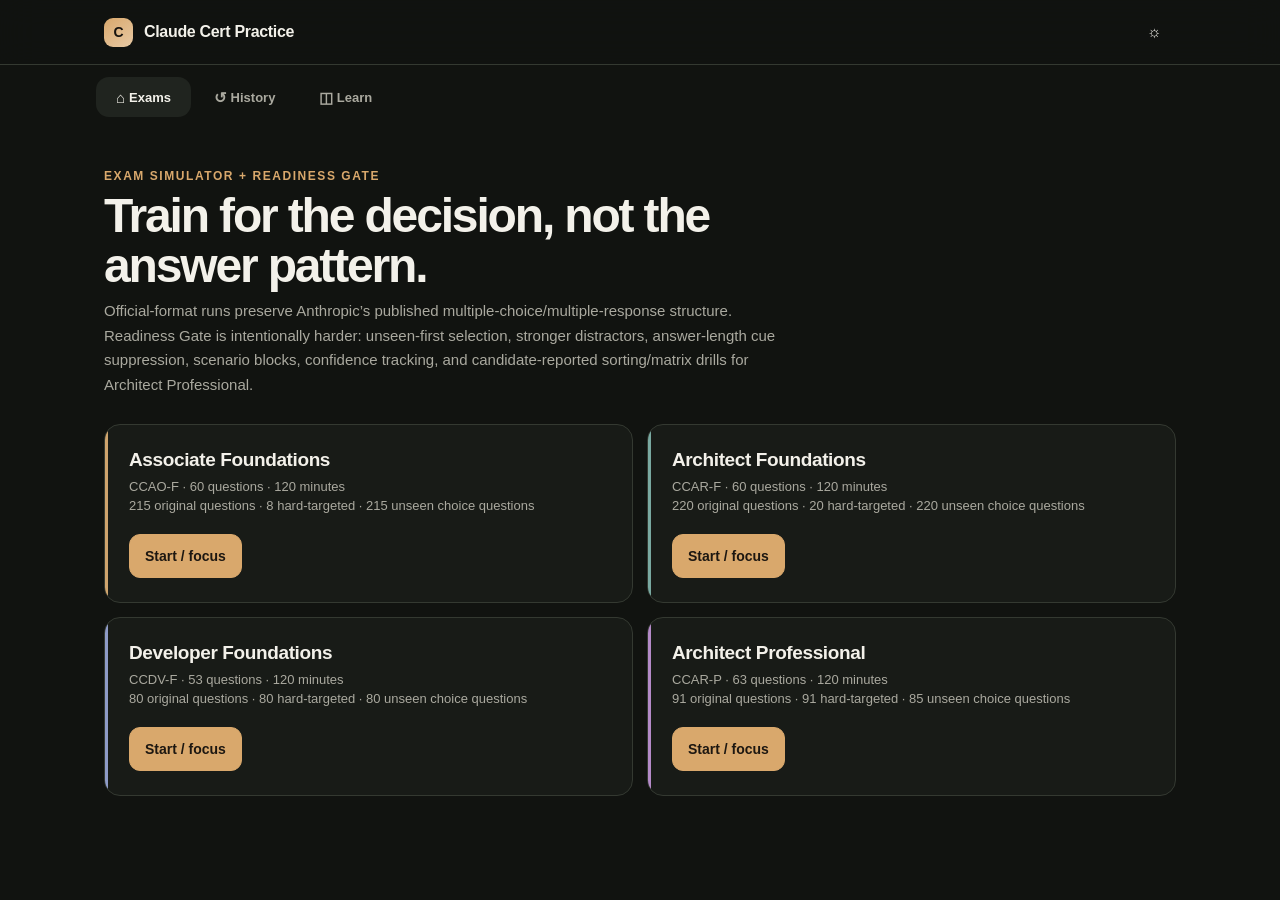
<file: index.html>
<!doctype html>
<html lang="en" data-theme="dark">
<head>
  <meta charset="utf-8" />
  <meta name="viewport" content="width=device-width,initial-scale=1,viewport-fit=cover" />
  <meta name="theme-color" content="#111310" />
  <meta name="description" content="Claude certification academy and simulator with source-backed lessons, decision labs, official-format practice, hard readiness gates, focused domains, and persistent review history." />
  <title>Claude Cert Practice</title>
  <link rel="manifest" href="manifest.webmanifest" />
  <link rel="stylesheet" href="styles.css" />
  <link rel="stylesheet" href="readiness.css" />
  <link rel="stylesheet" href="ccarf-hardening.css" />
  <link rel="stylesheet" href="exam-pearson.css?v=20260918-3" />
</head>
<body>
  <div id="app" aria-live="polite"></div>
  <script src="questions.js"></script>
  <script src="extras-associate.js"></script>
  <script src="extras-architectF.js"></script>
  <script src="extras-developerF.js"></script>
  <script src="extras-architectP.js"></script>
  <script src="hard-questions.js"></script>
  <script src="exam-hardening-20260915.js?v=20260915-1"></script>
  <script src="exam-option-balance.js?v=20260915-1"></script>
  <script src="exam-v7-ap-design.js?v=20260916-2"></script>
  <script src="exam-v7-ap-integration.js?v=20260916-2"></script>
  <script src="exam-v7-ap-governance.js?v=20260916-2"></script>
  <script src="exam-v7-ap-advanced.js?v=20260916-2"></script>
  <script src="exam-v7-developer.js?v=20260916-2"></script>
  <script src="exam-v7-developer-advanced.js?v=20260916-2"></script>
  <script src="exam-v7-retire-legacy.js?v=20260916-2"></script>
  <script src="exam-bank-active.js?v=20260916-2"></script>
  <script src="app.js?v=20260918-4"></script>
  <script src="academy-link.js"></script>
</body>
</html>
</file>
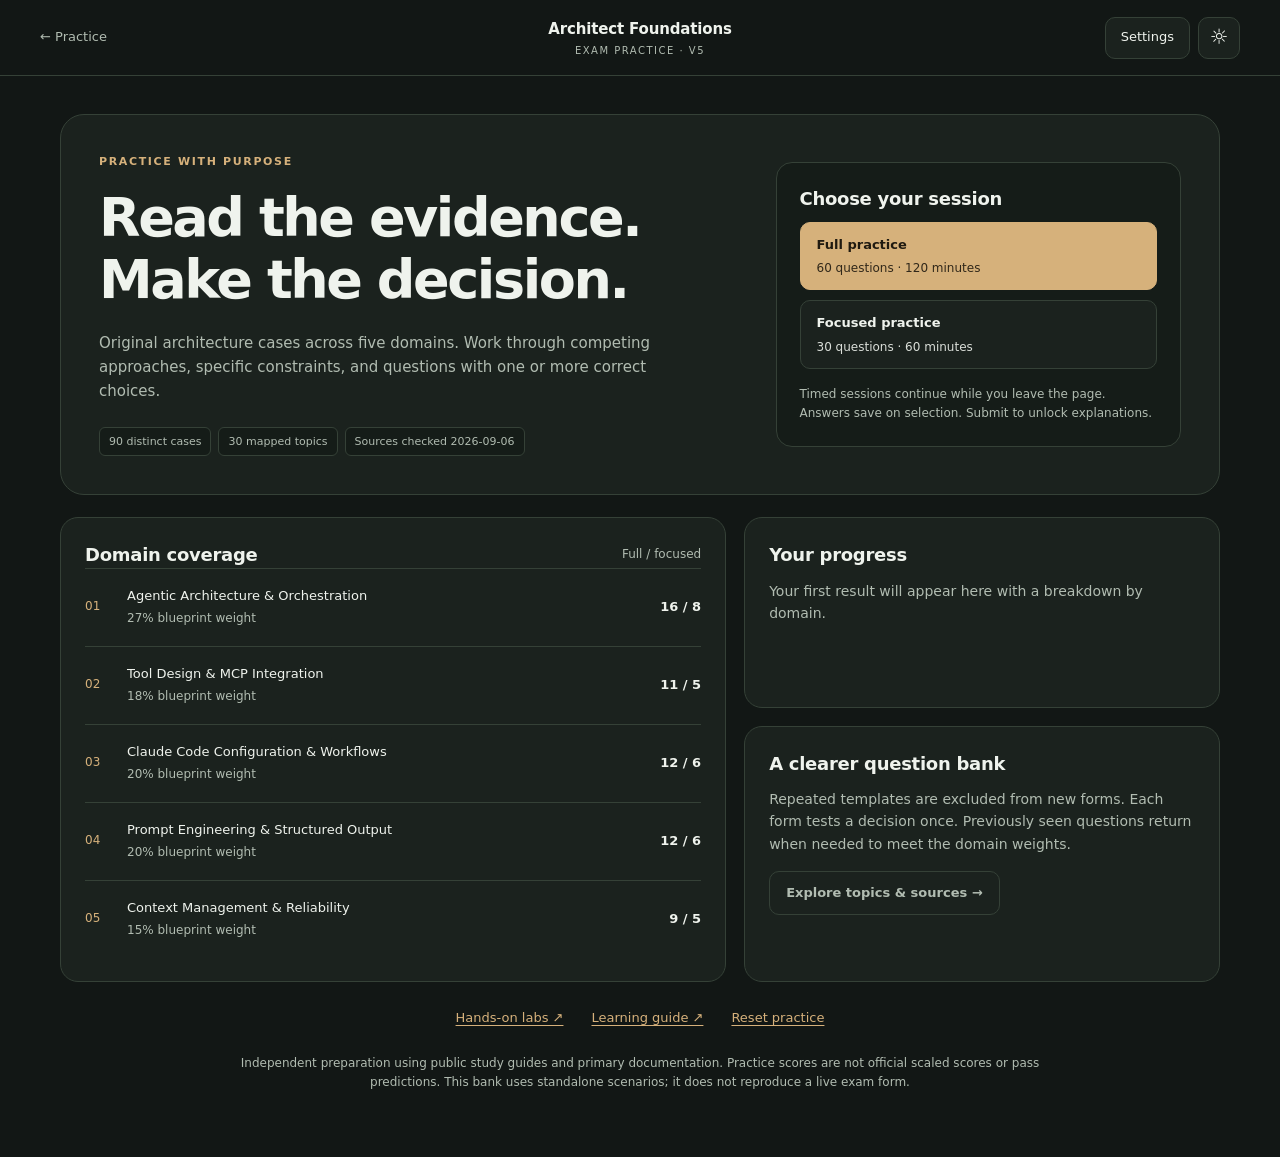
<file: ccarf-final.html>
<!doctype html>
<html lang="en" data-theme="dark">
<head>
  <meta charset="utf-8">
  <meta name="viewport" content="width=device-width,initial-scale=1,viewport-fit=cover">
  <meta name="theme-color" content="#111310">
  <meta name="description" content="Architect Foundations practice: scenario-backed original cases, timed sessions, multiple-response questions, Pearson VUE-inspired delivery, and documented answer review.">
  <title>Architect Foundations · Exam Practice</title>
  <link rel="stylesheet" href="ccarf-final-ui.css?v=20260906-2">
  <link rel="stylesheet" href="ccarf-pearson.css?v=20260909-2">
</head>
<body>
  <a class="ccarf-skip" href="#main">Skip to content</a>
  <div id="ccarf-final-app"></div>
  <noscript>This practice exam requires JavaScript to save answers and calculate results.</noscript>
  <script src="ccarf-final-bank.js?v=20260906-2"></script>
  <script src="ccarf-final.js?v=20260906-2"></script>
  <script src="ccarf-pearson.js?v=20260909-2"></script>
</body>
</html>
</file>
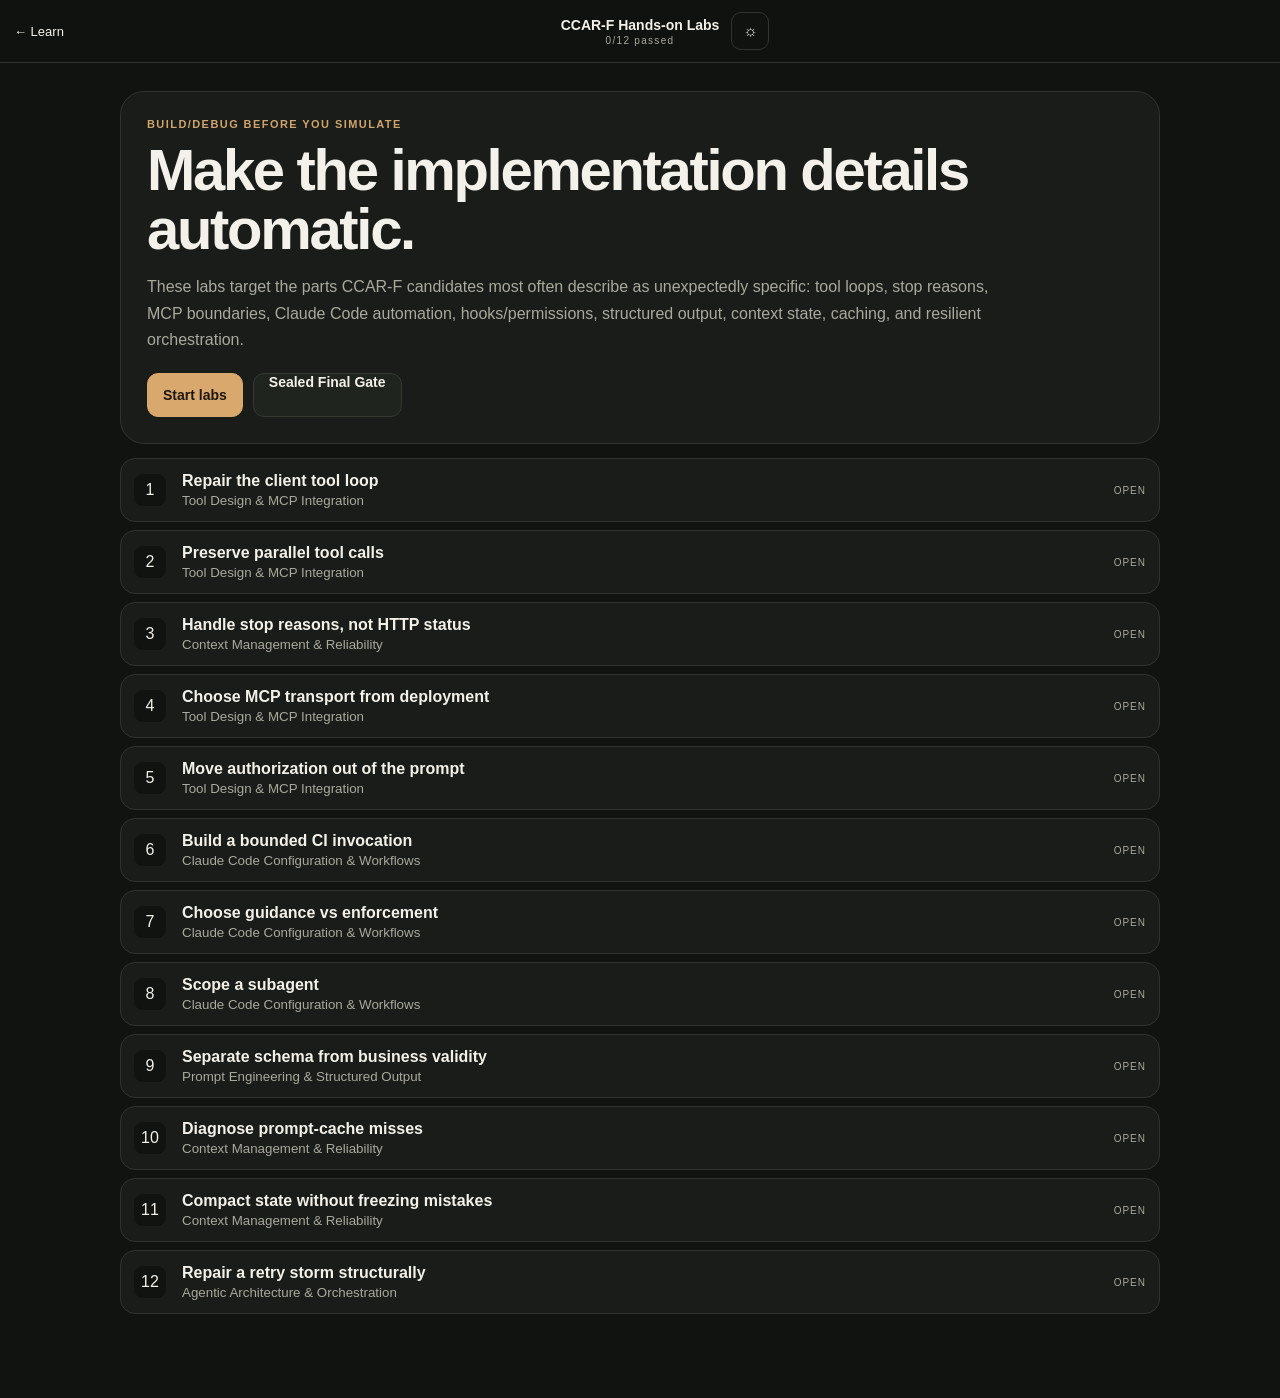
<file: ccarf-labs.html>
<!doctype html>
<html lang="en" data-theme="dark">
<head>
  <meta charset="utf-8">
  <meta name="viewport" content="width=device-width,initial-scale=1,viewport-fit=cover">
  <meta name="theme-color" content="#111310">
  <meta name="description" content="Hands-on CCAR-F architecture labs for Claude Code, MCP, tool loops, context, structured outputs, and reliability.">
  <title>CCAR-F Hands-on Labs</title>
  <link rel="stylesheet" href="styles.css">
  <link rel="stylesheet" href="readiness.css">
  <link rel="stylesheet" href="ccarf-hardening.css">
</head>
<body>
  <div id="ccarf-labs-app"></div>
  <script src="ccarf-labs.js"></script>
</body>
</html>
</file>
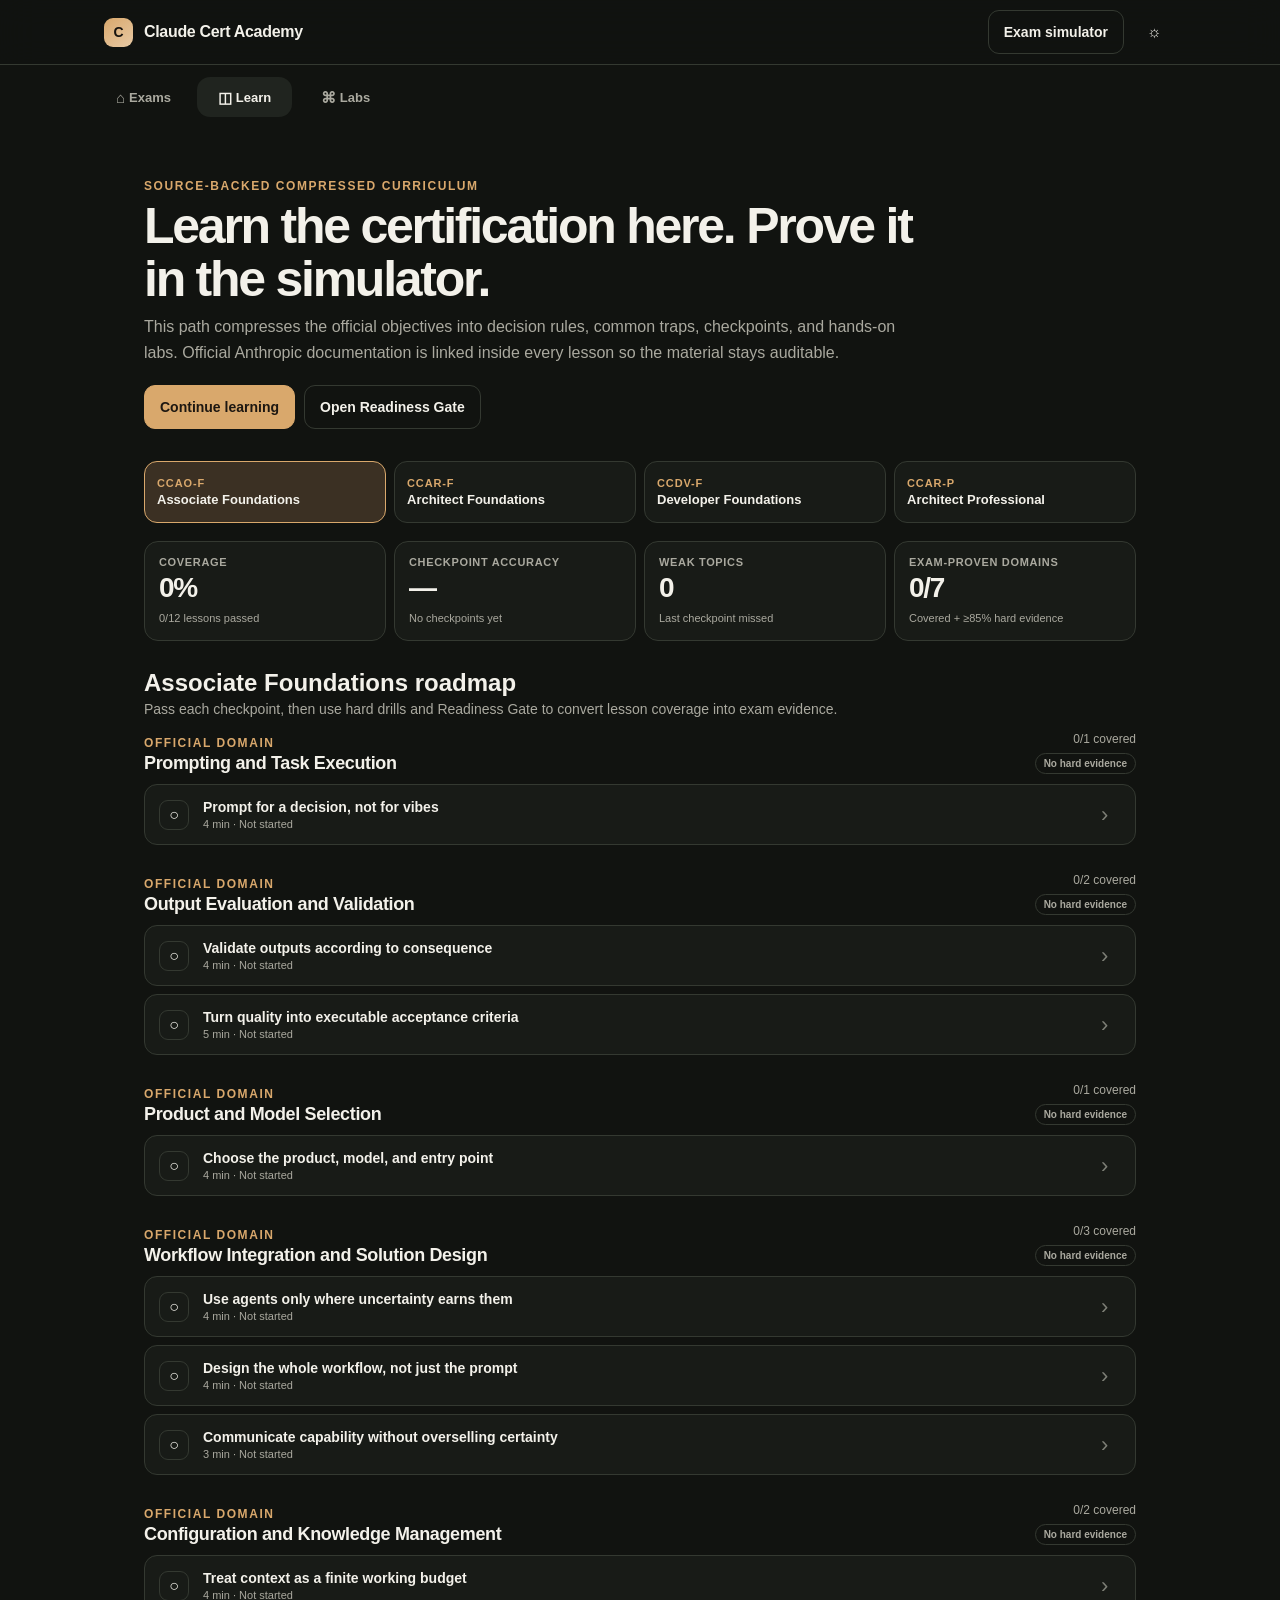
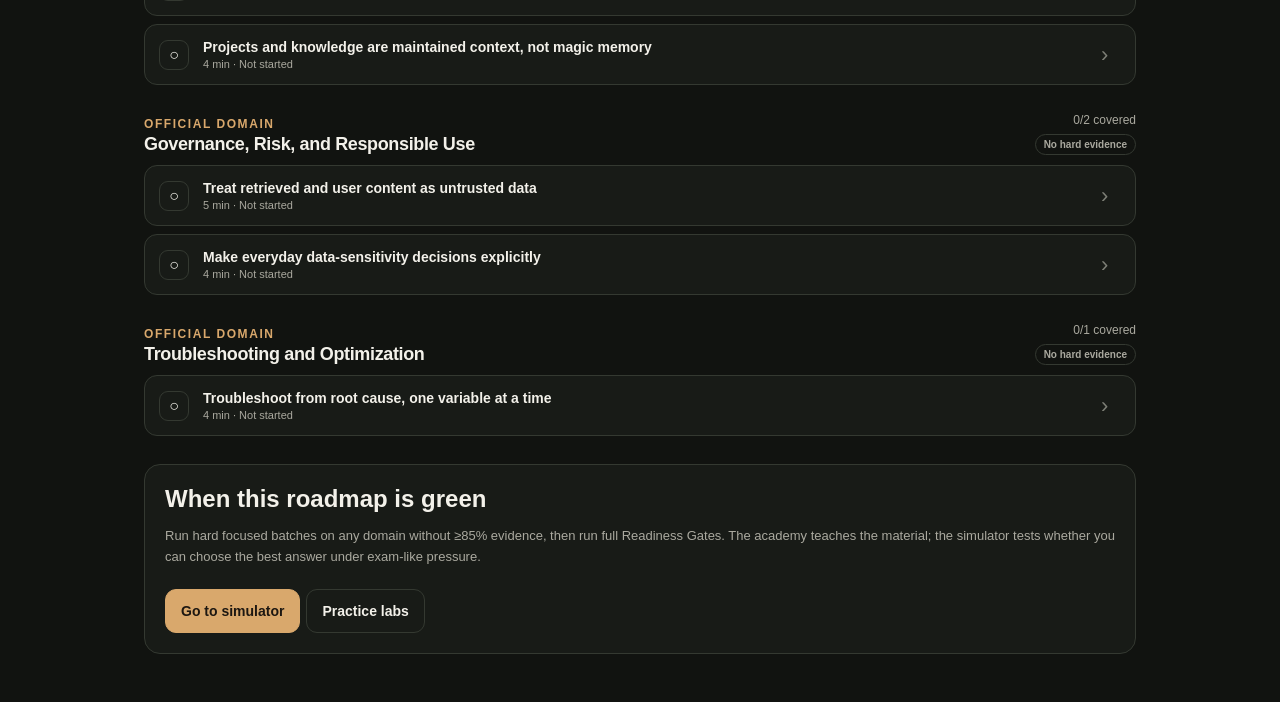
<file: learn.html>
<!doctype html>
<html lang="en" data-theme="dark">
<head>
  <meta charset="utf-8" />
  <meta name="viewport" content="width=device-width,initial-scale=1,viewport-fit=cover" />
  <meta name="theme-color" content="#111310" />
  <meta name="description" content="Compressed source-backed Claude certification academy with lessons, checkpoints, labs, adaptive review, and exam-evidence mastery tracking." />
  <title>Claude Cert Academy</title>
  <link rel="manifest" href="manifest.webmanifest" />
  <link rel="stylesheet" href="styles.css" />
  <link rel="stylesheet" href="readiness.css" />
  <link rel="stylesheet" href="academy.css" />
  <link rel="stylesheet" href="ccarf-hardening.css" />
</head>
<body>
  <div id="academy-app" aria-live="polite"></div>
  <script src="questions.js"></script>
  <script src="extras-associate.js"></script>
  <script src="extras-architectF.js"></script>
  <script src="extras-developerF.js"></script>
  <script src="extras-architectP.js"></script>
  <script src="hard-questions.js"></script>
  <script src="academy-data.js"></script>
  <script src="academy.js"></script>
  <script src="ccarf-link.js"></script>
</body>
</html>
</file>
<file: styles.css>
:root{
  color-scheme:dark;
  --bg:#111310;--surface:#181b17;--surface-2:#20241f;--surface-3:#292e28;
  --text:#f3f1ea;--muted:#aaa99f;--faint:#7d7f76;--border:#343931;
  --accent:#d9a86c;--accent-soft:#3b3023;--accent-text:#ffddb4;
  --good:#83b89a;--good-bg:#182a20;--bad:#dc8a86;--bad-bg:#311e1d;--warn:#d9b86c;
  --shadow:0 18px 55px rgba(0,0,0,.24);--r:16px;--r-sm:11px;
  --s1:4px;--s2:8px;--s3:12px;--s4:16px;--s5:24px;--s6:32px;--s7:48px;
  --max:1120px;--tap:44px;--fast:160ms;
  font-family:Inter,ui-sans-serif,-apple-system,BlinkMacSystemFont,"Segoe UI",Roboto,Helvetica,Arial,sans-serif;
}
html[data-theme="light"]{color-scheme:light;--bg:#f4f2ec;--surface:#fbfaf6;--surface-2:#f0eee7;--surface-3:#e7e4dc;--text:#25261f;--muted:#62645c;--faint:#85877e;--border:#d8d5cc;--accent:#9d602f;--accent-soft:#f1e1cf;--accent-text:#6e3b18;--good:#3f7d5c;--good-bg:#e3f0e8;--bad:#b7534f;--bad-bg:#f5e3e1;--warn:#8d6d24;--shadow:0 18px 55px rgba(53,49,40,.10)}
*{box-sizing:border-box}html,body{margin:0;min-height:100%;background:var(--bg);color:var(--text)}body{min-width:320px}button,input{font:inherit}button{color:inherit}a{color:inherit}button:focus-visible,input:focus-visible,[tabindex]:focus-visible{outline:2px solid var(--accent);outline-offset:3px}
.shell{min-height:100vh;padding-bottom:78px}.topbar{position:sticky;top:0;z-index:20;background:color-mix(in srgb,var(--bg) 88%,transparent);backdrop-filter:blur(18px);border-bottom:1px solid var(--border)}.topbar-inner{height:64px;max-width:var(--max);margin:auto;padding:0 var(--s4);display:flex;align-items:center;justify-content:space-between;gap:var(--s3)}
.brand{display:flex;align-items:center;gap:11px;font-weight:760;letter-spacing:-.02em}.mark{width:29px;height:29px;border-radius:9px;background:linear-gradient(145deg,var(--accent),color-mix(in srgb,var(--accent) 62%,#fff));display:grid;place-items:center;color:#17130f;font-weight:900;font-size:14px}.top-actions{display:flex;align-items:center;gap:8px}.icon-btn{width:44px;height:44px;border:0;border-radius:12px;background:transparent;display:grid;place-items:center;cursor:pointer}.icon-btn:hover{background:var(--surface-2)}
.main{max-width:var(--max);margin:auto;padding:var(--s5) var(--s4) var(--s7)}.eyebrow{font-size:12px;text-transform:uppercase;letter-spacing:.13em;color:var(--accent);font-weight:800}.hero{padding:16px 0 26px}.hero h1{margin:8px 0 8px;font-size:clamp(30px,5vw,48px);line-height:1.04;letter-spacing:-.045em;max-width:760px}.hero p{margin:0;max-width:680px;color:var(--muted);line-height:1.65;font-size:15px}
.exam-grid{display:grid;grid-template-columns:1fr;gap:12px}.exam-card{position:relative;border:1px solid var(--border);border-radius:var(--r);background:var(--surface);padding:20px;overflow:hidden}.exam-card:before{content:"";position:absolute;inset:0 auto 0 0;width:3px;background:var(--track,var(--accent))}.exam-card h2{margin:0 0 6px;font-size:19px;letter-spacing:-.02em}.meta{color:var(--muted);font-size:13px;line-height:1.5}.card-actions{display:flex;gap:9px;flex-wrap:wrap;margin-top:18px}.btn{min-height:44px;border:1px solid var(--border);border-radius:11px;padding:0 15px;background:var(--surface-2);font-weight:720;font-size:14px;cursor:pointer;transition:transform var(--fast),background var(--fast),border-color var(--fast)}.btn:hover{background:var(--surface-3)}.btn:active{transform:translateY(1px)}.btn.primary{background:var(--accent);border-color:var(--accent);color:#1d1711}.btn.ghost{background:transparent}.btn.danger{border-color:color-mix(in srgb,var(--bad) 55%,var(--border));color:var(--bad)}.btn:disabled{opacity:.5;cursor:not-allowed}.resume-note{margin-top:13px;padding-top:13px;border-top:1px solid var(--border);font-size:13px;color:var(--muted)}
.bottom-nav{position:fixed;z-index:30;left:0;right:0;bottom:0;padding:8px max(12px,env(safe-area-inset-right)) max(8px,env(safe-area-inset-bottom)) max(12px,env(safe-area-inset-left));background:color-mix(in srgb,var(--bg) 92%,transparent);backdrop-filter:blur(18px);border-top:1px solid var(--border);display:grid;grid-template-columns:1fr 1fr;gap:8px}.nav-btn{height:52px;border:0;border-radius:13px;background:transparent;color:var(--muted);font-size:12px;font-weight:760;display:flex;flex-direction:column;align-items:center;justify-content:center;gap:4px;cursor:pointer}.nav-btn.active{background:var(--surface-2);color:var(--text)}.nav-icon{font-size:18px;line-height:1}
.page-head{display:flex;align-items:flex-start;justify-content:space-between;gap:16px;margin-bottom:22px}.page-head h1{font-size:28px;margin:2px 0 4px;letter-spacing:-.035em}.page-head p{margin:0;color:var(--muted);font-size:14px}.history-list{display:grid;gap:10px}.history-item{border:1px solid var(--border);background:var(--surface);border-radius:14px;padding:16px;display:grid;grid-template-columns:1fr auto;gap:12px;align-items:center}.history-title{font-weight:760}.history-sub{margin-top:4px;font-size:13px;color:var(--muted)}.score{font-size:22px;font-weight:820;letter-spacing:-.04em;text-align:right}.empty{border:1px dashed var(--border);border-radius:16px;padding:34px 20px;text-align:center;color:var(--muted)}.empty strong{display:block;color:var(--text);margin-bottom:5px}
.exam-shell{min-height:100vh;background:var(--bg);padding-bottom:86px}.exam-top{position:sticky;top:0;z-index:25;background:color-mix(in srgb,var(--bg) 93%,transparent);backdrop-filter:blur(18px);border-bottom:1px solid var(--border)}.exam-top-inner{max-width:960px;margin:auto;height:62px;padding:0 12px;display:grid;grid-template-columns:1fr auto 1fr;align-items:center;gap:8px}.exam-progress{font-size:13px;font-weight:780}.timer{font-variant-numeric:tabular-nums;font-size:14px;font-weight:800;padding:7px 10px;border-radius:9px;background:var(--surface-2)}.exam-tools{justify-self:end;display:flex;gap:4px}.flag.active{color:var(--warn);background:var(--surface-2)}
.question-wrap{max-width:860px;margin:auto;padding:24px 16px 112px}.q-domain{font-size:12px;font-weight:800;letter-spacing:.08em;text-transform:uppercase;color:var(--accent);margin-bottom:12px}.select-rule{display:inline-flex;align-items:center;gap:7px;margin-bottom:14px;border:1px solid var(--border);background:var(--surface);border-radius:999px;padding:6px 10px;font-size:12px;font-weight:800}.select-rule b{color:var(--accent-text)}.stem{font-size:clamp(18px,2.8vw,23px);line-height:1.55;letter-spacing:-.018em;margin:0 0 22px;max-width:75ch}.options{display:grid;gap:10px}.option{width:100%;border:1px solid var(--border);background:var(--surface);border-radius:14px;padding:14px 14px;min-height:58px;display:grid;grid-template-columns:30px 1fr;gap:12px;text-align:left;align-items:start;cursor:pointer;line-height:1.5;transition:background var(--fast),border-color var(--fast),transform var(--fast)}.option:hover{background:var(--surface-2)}.option.selected{border-color:var(--accent);background:var(--accent-soft)}.choice-key{width:28px;height:28px;border-radius:8px;border:1px solid var(--border);display:grid;place-items:center;font-size:12px;font-weight:850;background:var(--bg)}.option.selected .choice-key{border-color:var(--accent);background:var(--accent);color:#19140f}.choice-text{padding-top:2px}
.exam-footer{position:fixed;z-index:24;bottom:0;left:0;right:0;background:color-mix(in srgb,var(--bg) 94%,transparent);backdrop-filter:blur(18px);border-top:1px solid var(--border);padding:10px max(12px,env(safe-area-inset-right)) max(10px,env(safe-area-inset-bottom)) max(12px,env(safe-area-inset-left))}.exam-footer-inner{max-width:860px;margin:auto;display:grid;grid-template-columns:1fr auto 1fr;gap:8px}.exam-footer .btn:last-child{justify-self:end}.answered-chip{align-self:center;font-size:12px;color:var(--muted);white-space:nowrap}
.sheet-backdrop{position:fixed;z-index:60;inset:0;background:rgba(0,0,0,.52);display:flex;align-items:flex-end}.sheet{width:100%;max-height:82vh;background:var(--surface);border:1px solid var(--border);border-bottom:0;border-radius:20px 20px 0 0;box-shadow:var(--shadow);overflow:auto;padding:10px 16px max(24px,env(safe-area-inset-bottom))}.sheet-grab{width:42px;height:4px;border-radius:5px;background:var(--border);margin:2px auto 14px}.sheet-head{display:flex;align-items:center;justify-content:space-between;gap:10px;margin-bottom:14px}.sheet-head h2{font-size:18px;margin:0}.navigator{display:grid;grid-template-columns:repeat(6,1fr);gap:8px}.qnum{aspect-ratio:1;border:1px solid var(--border);border-radius:10px;background:var(--surface-2);font-weight:780;cursor:pointer;position:relative}.qnum.answered{border-color:color-mix(in srgb,var(--accent) 65%,var(--border))}.qnum.current{background:var(--accent);border-color:var(--accent);color:#19140f}.qnum.flagged:after{content:"";position:absolute;right:5px;top:5px;width:5px;height:5px;border-radius:50%;background:var(--warn)}.submit-summary{margin:14px 0;padding:14px;border-radius:12px;background:var(--surface-2);color:var(--muted);font-size:13px;line-height:1.65}.submit-summary strong{color:var(--text)}
.result-head{border-bottom:1px solid var(--border);padding-bottom:22px;margin-bottom:20px}.result-head h1{font-size:30px;letter-spacing:-.04em;margin:8px 0}.result-big{font-size:clamp(42px,10vw,70px);font-weight:860;letter-spacing:-.065em;line-height:1}.result-label{color:var(--muted);font-size:14px;margin-top:7px}.filter-row{display:flex;gap:8px;overflow:auto;padding:2px 0 16px;scrollbar-width:none}.filter-row::-webkit-scrollbar{display:none}.pill{height:40px;border:1px solid var(--border);background:transparent;border-radius:999px;padding:0 13px;white-space:nowrap;cursor:pointer;color:var(--muted);font-weight:740;font-size:13px}.pill.active{background:var(--surface-2);color:var(--text);border-color:var(--accent)}.review-list{display:grid;gap:12px}.review-card{border:1px solid var(--border);background:var(--surface);border-radius:15px;padding:16px}.review-card.bad{border-left:3px solid var(--bad)}.review-card.good{border-left:3px solid var(--good)}.review-card h3{font-size:16px;line-height:1.55;margin:8px 0 13px}.status-line{display:flex;gap:7px;align-items:center;flex-wrap:wrap}.status{font-size:11px;text-transform:uppercase;letter-spacing:.08em;font-weight:850;padding:5px 7px;border-radius:7px}.status.bad{color:var(--bad);background:var(--bad-bg)}.status.good{color:var(--good);background:var(--good-bg)}.status.flag{color:var(--warn);background:var(--surface-2)}.review-answer{font-size:13px;line-height:1.55;padding:9px 10px;border-radius:9px;background:var(--surface-2);margin-top:7px}.review-answer.correct{background:var(--good-bg)}.review-answer.yours-wrong{background:var(--bad-bg)}.rationale{margin-top:12px;color:var(--muted);font-size:13px;line-height:1.65;border-top:1px solid var(--border);padding-top:12px}.rationale strong{color:var(--text)}
.toast{position:fixed;z-index:100;left:50%;bottom:90px;transform:translateX(-50%);background:var(--text);color:var(--bg);border-radius:10px;padding:10px 13px;font-size:13px;font-weight:760;box-shadow:var(--shadow);max-width:calc(100vw - 28px)}
@media(min-width:700px){.shell{padding-bottom:0}.bottom-nav{position:sticky;top:64px;bottom:auto;z-index:19;max-width:var(--max);margin:auto;border:0;background:transparent;backdrop-filter:none;display:flex;padding:12px 16px 0;gap:6px}.nav-btn{height:40px;min-width:95px;flex-direction:row;font-size:13px}.nav-icon{font-size:15px}.main{padding-top:24px}.exam-grid{grid-template-columns:repeat(2,1fr)}.navigator{grid-template-columns:repeat(10,1fr)}.sheet-backdrop{align-items:center;justify-content:center;padding:24px}.sheet{max-width:620px;max-height:80vh;border-radius:20px;border-bottom:1px solid var(--border);padding:16px 18px 22px}.sheet-grab{display:none}.question-wrap{padding-top:38px}.option{padding:15px 16px}.review-card{padding:20px}}
@media(min-width:1000px){.exam-grid{grid-template-columns:repeat(2,1fr);gap:14px}.main{padding-left:24px;padding-right:24px}.topbar-inner{padding:0 24px}.hero{padding-top:28px}.exam-card{padding:24px}}
@media(prefers-reduced-motion:reduce){*,*:before,*:after{scroll-behavior:auto!important;transition:none!important;animation:none!important}}
</file>
<file: readiness.css>
.setup-sheet .mode-card{border:1px solid var(--border);border-radius:14px;padding:14px;margin:12px 0;background:var(--surface-2)}
.setup-sheet .mode-card.recommended{border-color:color-mix(in srgb,var(--accent) 65%,var(--border));background:color-mix(in srgb,var(--accent-soft) 45%,var(--surface))}
.mode-card strong{font-size:15px}.mode-card p{margin:7px 0 12px;color:var(--muted);font-size:13px;line-height:1.55}.mode-tag{font-size:10px;text-transform:uppercase;letter-spacing:.1em;font-weight:850;color:var(--accent);margin-bottom:5px}
.mode-card label{display:block;font-size:12px;font-weight:800;margin:10px 0 5px}.mode-card select,.match-row select{width:100%;min-height:44px;border-radius:10px;padding:0 11px;background:var(--surface);color:var(--text);border:1px solid var(--border)}.mode-card .btn{margin-top:10px}
.scenario-card{border:1px solid color-mix(in srgb,var(--accent) 42%,var(--border));background:color-mix(in srgb,var(--accent-soft) 38%,var(--surface));border-radius:14px;padding:14px 15px;margin:0 0 18px}.scenario-card p{margin:5px 0 0;color:var(--muted);font-size:13px;line-height:1.6}.scenario-kicker{font-size:11px;font-weight:850;text-transform:uppercase;letter-spacing:.08em;color:var(--accent-text)}
.format-note{font-size:12px;font-weight:760;color:var(--muted);border-left:3px solid var(--accent);padding:7px 10px;margin-bottom:14px;background:var(--surface)}
.matrix-list,.match-list{display:grid;gap:10px}.matrix-row,.match-row{border:1px solid var(--border);background:var(--surface);border-radius:13px;padding:13px;display:grid;gap:10px;line-height:1.5}.matrix-actions{display:flex;gap:8px}.mini-choice{min-width:70px;min-height:40px;border:1px solid var(--border);border-radius:9px;background:var(--surface-2);font-weight:800;cursor:pointer}.mini-choice.selected{border-color:var(--accent);background:var(--accent-soft);color:var(--accent-text)}
.confidence{margin-top:22px;padding-top:16px;border-top:1px solid var(--border);display:flex;gap:8px;align-items:center;flex-wrap:wrap}.confidence>span{font-size:12px;color:var(--muted);font-weight:800;margin-right:2px}.confidence-btn{min-height:38px;border:1px solid var(--border);border-radius:999px;background:transparent;padding:0 12px;font-size:12px;font-weight:780;cursor:pointer}.confidence-btn.selected{border-color:var(--accent);background:var(--accent-soft);color:var(--accent-text)}
.readiness-card{border:1px solid var(--border);border-radius:16px;padding:18px;margin:0 0 20px;background:var(--surface)}.readiness-card.strong{border-color:color-mix(in srgb,var(--good) 65%,var(--border))}.readiness-card.develop{border-color:color-mix(in srgb,var(--warn) 65%,var(--border))}.readiness-card h2{margin:5px 0 6px;font-size:20px}.readiness-card p{margin:0;color:var(--muted);font-size:13px;line-height:1.55}.readiness-metrics{display:grid;grid-template-columns:repeat(3,1fr);gap:8px;margin-top:14px}.readiness-metrics span{background:var(--surface-2);border-radius:10px;padding:10px;font-size:11px;color:var(--muted)}.readiness-metrics b{display:block;color:var(--text);font-size:18px;margin-bottom:2px}
.domain-score-grid{display:grid;grid-template-columns:1fr;gap:8px;margin-bottom:18px}.domain-score{display:grid;grid-template-columns:1fr auto auto;gap:10px;align-items:center;border:1px solid var(--border);border-radius:11px;padding:10px 12px;background:var(--surface)}.domain-score span{font-size:12px;line-height:1.35}.domain-score b{font-size:14px}.domain-score small{color:var(--muted)}.status.neutral{color:var(--muted);background:var(--surface-2)}.trap{margin-top:9px;padding:9px 10px;border-radius:9px;background:color-mix(in srgb,var(--warn) 10%,var(--surface-2));font-size:12px;color:var(--muted)}.trap strong{color:var(--warn)}
@media(min-width:700px){.matrix-row{grid-template-columns:1fr auto;align-items:center}.match-row{grid-template-columns:1fr minmax(210px,280px);align-items:center}.domain-score-grid{grid-template-columns:repeat(2,1fr)}}
@media(max-width:480px){.readiness-metrics{grid-template-columns:1fr}.confidence-btn{flex:1}.matrix-actions .mini-choice{flex:1}}
</file>
<file: ccarf-hardening.css>
.ccarf-top{position:sticky;top:0;z-index:50;display:grid;grid-template-columns:1fr auto 1fr;align-items:center;gap:12px;padding:12px max(14px,env(safe-area-inset-left));border-bottom:1px solid var(--line,#30342f);background:color-mix(in srgb,var(--bg,#111310) 92%,transparent);backdrop-filter:blur(14px)}
.ccarf-top>div{text-align:center;display:flex;flex-direction:column;gap:2px}.ccarf-top strong{font-size:14px}.ccarf-top span{font-size:10px;letter-spacing:.13em;color:var(--muted,#9da39a)}
.ccarf-back{color:var(--text,#f1f1eb);text-decoration:none;font-size:13px}.ccarf-top-actions{justify-self:end;display:flex;align-items:center;gap:7px}.ccarf-icon,.ccarf-settings-link{border:1px solid var(--line,#30342f);background:transparent;color:var(--text,#f1f1eb);border-radius:10px;height:38px}.ccarf-icon{width:38px}.ccarf-settings-link{padding:0 12px;font-size:12px;cursor:pointer}
.ccarf-shell,.ccarf-exam{width:min(1040px,calc(100% - 28px));margin:0 auto;padding:28px 0 84px}.ccarf-exam{width:min(920px,calc(100% - 24px))}
.ccarf-hero{padding:26px;border:1px solid var(--line,#30342f);border-radius:24px;background:var(--panel,#191c18)}.ccarf-hero h1,.ccarf-result h1{font-size:clamp(30px,6vw,58px);line-height:1.02;margin:10px 0 14px;letter-spacing:-.04em}.ccarf-hero p{max-width:850px;line-height:1.65;color:var(--muted,#a9aea5)}
.ccarf-kicker{text-transform:uppercase;letter-spacing:.13em;font-size:11px;color:#cfa46d;font-weight:750}.ccarf-callout{margin-top:18px;padding:15px 16px;border-radius:16px;background:color-mix(in srgb,#cfa46d 10%,transparent);border:1px solid color-mix(in srgb,#cfa46d 35%,var(--line,#30342f));display:grid;gap:6px}.ccarf-callout span{font-size:13px;line-height:1.5;color:var(--muted,#a9aea5)}
.ccarf-actions,.ccarf-controls{display:flex;gap:10px;flex-wrap:wrap;margin-top:20px}.ccarf-actions .btn{text-decoration:none}
.ccarf-metrics{display:grid;grid-template-columns:repeat(4,1fr);gap:10px;margin:16px 0}.ccarf-metrics article,.ccarf-domain-grid article{border:1px solid var(--line,#30342f);border-radius:17px;padding:16px;background:var(--panel,#191c18);display:flex;flex-direction:column;gap:4px}.ccarf-metrics b{font-size:26px}.ccarf-metrics span,.ccarf-domain-grid span{font-size:12px;color:var(--muted,#a9aea5)}
.ccarf-blueprint,.ccarf-traps,.ccarf-last{border:1px solid var(--line,#30342f);border-radius:20px;padding:18px;background:var(--panel,#191c18);margin-top:14px}.ccarf-blueprint h2,.ccarf-traps h2{font-size:16px;margin:0 0 10px}.ccarf-blueprint>div,.ccarf-traps>div{display:flex;justify-content:space-between;gap:14px;padding:9px 0;border-top:1px solid var(--line,#30342f);font-size:13px}.ccarf-blueprint>div:first-of-type,.ccarf-traps>div:first-of-type{border-top:0}.ccarf-last{display:flex;align-items:center;justify-content:space-between;gap:14px}.ccarf-last>div:first-child{display:flex;flex-direction:column}.ccarf-last strong{font-size:28px}.ccarf-note{font-size:11px;color:var(--muted,#a9aea5);line-height:1.5;margin:14px 4px}
.ccarf-exam-head{display:flex;justify-content:space-between;align-items:center;margin-bottom:14px}.ccarf-exam-head>div:first-child{display:flex;flex-direction:column;gap:4px}.ccarf-exam-head span{font-size:12px;color:var(--muted,#a9aea5)}.ccarf-exam-head b{font-size:13px}.ccarf-exam-head>div:last-child{font-variant-numeric:tabular-nums;font-size:22px;font-weight:800}
.ccarf-scenario{border:1px solid color-mix(in srgb,#79a9a1 45%,var(--line,#30342f));background:color-mix(in srgb,#79a9a1 8%,var(--panel,#191c18));padding:18px;border-radius:20px;margin-bottom:14px}.ccarf-scenario>div,.ccarf-independent{font-size:11px;text-transform:uppercase;letter-spacing:.12em;color:#79a9a1;font-weight:750}.ccarf-scenario p{line-height:1.62;margin:9px 0 0;font-size:14px}
.ccarf-independent{padding:8px 2px}.ccarf-question{border:1px solid var(--line,#30342f);background:var(--panel,#191c18);border-radius:22px;padding:20px}.ccarf-stem{font-size:17px;line-height:1.58;font-weight:650;margin-bottom:16px}
.ccarf-options{display:grid;gap:10px}.ccarf-option{width:100%;display:grid;grid-template-columns:34px 1fr;gap:12px;text-align:left;border:1px solid var(--line,#30342f);background:var(--bg,#111310);color:var(--text,#f1f1eb);padding:14px;border-radius:16px;cursor:pointer;align-items:start}.ccarf-option:hover{border-color:#6f756d}.ccarf-option.selected{border-color:#cfa46d;box-shadow:0 0 0 1px #cfa46d inset}.ccarf-option>span{width:30px;height:30px;border-radius:9px;display:grid;place-items:center;border:1px solid var(--line,#30342f);font-weight:800}.ccarf-option p{margin:2px 0 0;line-height:1.5;font-size:14px}.ccarf-option.right{border-color:#7baa82}.ccarf-option.wrong{border-color:#bd7771}
.ccarf-confidence{display:flex;align-items:center;gap:7px;flex-wrap:wrap;margin:12px 0}.ccarf-confidence>span{font-size:12px;color:var(--muted,#a9aea5);margin-right:4px}.ccarf-confidence button{border:1px solid var(--line,#30342f);background:transparent;color:var(--text,#f1f1eb);border-radius:10px;padding:8px 11px}.ccarf-confidence button.on{border-color:#cfa46d;background:color-mix(in srgb,#cfa46d 10%,transparent)}
.ccarf-controls{justify-content:space-between}.ccarf-navigator{margin-top:14px;border:1px solid var(--line,#30342f);border-radius:16px;padding:12px 14px}.ccarf-navigator summary{cursor:pointer;font-size:13px}.ccarf-navigator>div{display:grid;grid-template-columns:repeat(10,1fr);gap:6px;margin-top:12px}.ccarf-navnum{aspect-ratio:1;border-radius:9px;border:1px solid var(--line,#30342f);background:transparent;color:var(--muted,#a9aea5)}.ccarf-navnum.done{color:var(--text,#f1f1eb);background:color-mix(in srgb,#79a9a1 12%,transparent)}.ccarf-navnum.current{border-color:#cfa46d}.ccarf-navnum.flag{box-shadow:inset 0 -3px #cfa46d}
.ccarf-result{text-align:center;border:1px solid var(--line,#30342f);border-radius:24px;padding:28px;background:var(--panel,#191c18)}.ccarf-score{font-size:clamp(64px,15vw,126px);font-weight:900;letter-spacing:-.08em;line-height:.9;margin:18px 0}.ccarf-result p{color:var(--muted,#a9aea5)}
.ccarf-domain-grid{display:grid;grid-template-columns:repeat(5,1fr);gap:9px;margin-top:14px}.ccarf-domain-grid b{font-size:25px}.ccarf-domain-grid small{color:var(--muted,#a9aea5)}
.ccarf-pagehead{display:flex;justify-content:space-between;align-items:end;gap:12px;margin-bottom:14px}.ccarf-pagehead h1{margin:4px 0 0}.ccarf-review{border:1px solid var(--line,#30342f);border-radius:20px;padding:18px;background:var(--panel,#191c18);margin:12px 0}.ccarf-review-num,.ccarf-mini-scenario{font-size:11px;color:var(--muted,#a9aea5);text-transform:uppercase;letter-spacing:.1em}.ccarf-review h3{line-height:1.5;font-size:16px}.ccarf-review-options{display:grid;gap:8px;margin:12px 0 16px}.ccarf-review-option{border:1px solid var(--line,#30342f);border-radius:13px;padding:12px 13px;display:grid;gap:5px}.ccarf-review-option b{font-size:11px;letter-spacing:.04em;text-transform:uppercase;color:var(--muted,#a9aea5)}.ccarf-review-option.right{background:color-mix(in srgb,#7baa82 10%,transparent);border-color:color-mix(in srgb,#7baa82 45%,var(--line,#30342f))}.ccarf-review-option.wrong{background:color-mix(in srgb,#bd7771 10%,transparent);border-color:color-mix(in srgb,#bd7771 45%,var(--line,#30342f))}.ccarf-review-answer{border-radius:14px;padding:13px;margin:9px 0;display:grid;gap:6px}.ccarf-review-answer.wrong{background:color-mix(in srgb,#bd7771 10%,transparent);border:1px solid color-mix(in srgb,#bd7771 45%,var(--line,#30342f))}.ccarf-review-answer.right{background:color-mix(in srgb,#7baa82 10%,transparent);border:1px solid color-mix(in srgb,#7baa82 45%,var(--line,#30342f))}.ccarf-review-answer small{color:var(--muted,#a9aea5);line-height:1.45}.ccarf-key{display:grid;grid-template-columns:150px 1fr;gap:10px;padding:9px 0;border-top:1px solid var(--line,#30342f);font-size:13px}.ccarf-toast{position:fixed;bottom:22px;left:50%;transform:translateX(-50%);background:#22261f;color:#fff;border:1px solid #3e443b;padding:10px 14px;border-radius:12px;z-index:100}
.ccarf-setting-card{border:1px solid var(--line,#30342f);border-radius:20px;padding:18px;background:var(--panel,#191c18);margin-top:12px;display:flex;align-items:center;justify-content:space-between;gap:18px}.ccarf-setting-card h2{font-size:16px;margin:0 0 6px}.ccarf-setting-card p{margin:0;color:var(--muted,#a9aea5);font-size:13px;line-height:1.5}.ccarf-setting-card.danger{border-color:color-mix(in srgb,#bd7771 50%,var(--line,#30342f))}.btn.danger{border-color:#bd7771;color:#f0c2bd;background:color-mix(in srgb,#bd7771 10%,transparent)}
.ccarf-lab-list{display:grid;gap:8px;margin-top:14px}.ccarf-lab-list button{display:grid;grid-template-columns:36px 1fr auto;gap:12px;align-items:center;text-align:left;padding:13px;border:1px solid var(--line,#30342f);border-radius:15px;background:var(--panel,#191c18);color:var(--text,#f1f1eb)}.ccarf-lab-list button>span{width:32px;height:32px;border-radius:9px;display:grid;place-items:center;background:var(--bg,#111310)}.ccarf-lab-list div{display:flex;flex-direction:column;gap:3px}.ccarf-lab-list small{color:var(--muted,#a9aea5)}.ccarf-lab-list em{font-style:normal;font-size:10px;letter-spacing:.1em;color:var(--muted,#a9aea5)}.ccarf-lab-list button.passed{border-color:#7baa82}.ccarf-lab{border:1px solid var(--line,#30342f);border-radius:22px;padding:22px;background:var(--panel,#191c18)}.ccarf-lab h1{font-size:clamp(28px,5vw,45px);letter-spacing:-.04em}.ccarf-lab-task{font-size:16px;line-height:1.55}.ccarf-lab pre{overflow:auto;border:1px solid var(--line,#30342f);border-radius:14px;padding:14px;background:#0d0f0c;line-height:1.5}.ccarf-feedback{margin-top:12px;border-radius:15px;padding:14px;border:1px solid var(--line,#30342f)}.ccarf-feedback.ok{border-color:#7baa82}.ccarf-feedback.bad{border-color:#bd7771}.ccarf-feedback p{line-height:1.5;color:var(--muted,#a9aea5)}.ccarf-feedback a{font-size:12px;color:#cfa46d}
.ccarf-float{position:fixed;right:16px;bottom:max(82px,calc(env(safe-area-inset-bottom) + 72px));z-index:45;display:flex;gap:7px;align-items:center;background:color-mix(in srgb,var(--panel,#191c18) 94%,transparent);border:1px solid #5a5140;border-radius:14px;padding:8px;box-shadow:0 12px 35px rgba(0,0,0,.25);backdrop-filter:blur(12px)}.ccarf-float strong{font-size:11px;margin:0 4px}.ccarf-float a{font-size:11px;color:var(--text,#f1f1eb);text-decoration:none;border:1px solid var(--line,#30342f);border-radius:9px;padding:7px 9px}
@media(max-width:760px){.ccarf-top{grid-template-columns:auto 1fr auto}.ccarf-top>div{text-align:left}.ccarf-settings-link{padding:0 9px;font-size:11px}.ccarf-metrics{grid-template-columns:repeat(2,1fr)}.ccarf-domain-grid{grid-template-columns:1fr 1fr}.ccarf-navigator>div{grid-template-columns:repeat(6,1fr)}.ccarf-hero,.ccarf-question,.ccarf-lab{padding:17px}.ccarf-stem{font-size:16px}.ccarf-option{grid-template-columns:30px 1fr;padding:12px}.ccarf-last,.ccarf-setting-card{align-items:flex-start;flex-direction:column}.ccarf-key{grid-template-columns:1fr}.ccarf-float{left:12px;right:12px;justify-content:center}.ccarf-float strong{display:none}}
</file>
<file: exam-pearson.css>
/* Pearson VUE-inspired test-delivery treatment. No Pearson branding/assets. */
.exam-shell{min-height:100vh;background:#e8edf0;color:#20282d;font-family:Arial,Helvetica,sans-serif;padding-bottom:66px}
.exam-shell .exam-top{position:sticky;top:0;z-index:40;background:#08769d;color:#fff;border-bottom:1px solid #005d7d;box-shadow:0 1px 3px #1b313b33}
.exam-shell .exam-top-inner{width:min(1120px,100%);min-height:60px;margin:auto;padding:8px 18px;display:grid;grid-template-columns:1fr auto 1fr;align-items:center;gap:16px}
.exam-shell .exam-progress{font-size:13px;font-weight:700;letter-spacing:.01em}
.exam-shell .timer{font-size:20px;font-weight:700;font-variant-numeric:tabular-nums;text-align:center}
.exam-shell .exam-tools{display:flex;justify-content:flex-end;gap:6px}
.exam-shell .exam-tools .icon-btn{width:38px;height:36px;border:1px solid #d2e6ed;border-radius:2px;background:#fff;color:#24414d;box-shadow:none}
.exam-shell .exam-tools .icon-btn:hover{background:#f1f7f9}
.exam-shell .exam-tools .flag.active{background:#fff1cf;color:#765200;border-color:#e0b246}
.exam-shell .question-wrap{width:min(1080px,calc(100% - 30px));margin:22px auto 84px;padding:26px 30px 30px;background:#fff;border:1px solid #aebbc2;border-radius:2px;box-shadow:0 1px 4px #20313b24}
.exam-shell .q-domain{margin:-26px -30px 24px;padding:8px 13px;background:#f0f3f4;border-bottom:1px solid #bdc8cd;color:#4d5c63;font-size:11px;font-weight:700;letter-spacing:.015em;text-transform:none}
.exam-shell .scenario-card{margin:0 0 22px;padding:16px 18px;background:#f2f5f6;border:1px solid #c4cfd4;border-left:4px solid #08769d;border-radius:0;color:#26353d}
.exam-shell .scenario-kicker{margin-bottom:7px;color:#08769d;font-size:11px;font-weight:700;text-transform:uppercase;letter-spacing:.04em}
.exam-shell .scenario-card p{margin:0;color:#3e4d55;font-size:13px;line-height:1.55}
.exam-shell .select-rule,.exam-shell .format-note{margin:0 0 14px;color:#53636b;font-size:12px;font-weight:700}
.exam-shell .select-rule b{float:right;font-weight:600;color:#53636b}
.exam-shell .stem{max-width:940px;margin:0 0 22px;color:#1e282d;font:600 18px/1.52 Arial,Helvetica,sans-serif;letter-spacing:0}
.exam-shell .options{display:grid;gap:9px}
.exam-shell .eliminate-hint{display:none!important}
.exam-shell .option.eliminated{opacity:.46;background:#f1f3f4;color:#6f7a80;border-color:#c8d0d4;box-shadow:none}
.exam-shell .option.eliminated .choice-text{text-decoration:line-through;text-decoration-thickness:1px}
.exam-shell .option.eliminated .choice-key{background:#eef1f2;color:#7a858a;border-color:#aeb8bd}
.exam-shell .option.eliminated:hover{opacity:.62;background:#eef1f2;border-color:#aeb8bd}
.exam-shell .option{width:100%;min-height:50px;display:grid;grid-template-columns:28px minmax(0,1fr);align-items:start;gap:12px;padding:11px 13px;border:1px solid #b7c3c8;border-radius:2px;background:#fff;color:#26343b;text-align:left;font:400 14px/1.45 Arial,Helvetica,sans-serif;box-shadow:none}
.exam-shell .option:hover{border-color:#71868f;background:#f8fafb}
.exam-shell .option.selected{border-color:#08769d;background:#e7f3f7;box-shadow:inset 3px 0 0 #08769d}
.exam-shell .choice-key{display:grid;place-items:center;width:24px;height:24px;border:1px solid #74878f;border-radius:50%;background:#fff;color:#26343b;font-size:11px;font-weight:700}
.exam-shell .option.selected .choice-key{background:#08769d;border-color:#08769d;color:#fff}
.exam-shell .confidence{margin-top:22px;padding-top:14px;border-top:1px solid #d6dde0;color:#5a6870;font-size:11px}
.exam-shell .confidence-btn{min-height:32px;border:1px solid #aebbc2;border-radius:2px;background:#fff;color:#35454d;font-size:11px}
.exam-shell .confidence-btn.selected{border-color:#08769d;background:#e7f3f7;color:#1c5368}
.exam-shell .matrix-list,.exam-shell .match-list{border:1px solid #bac6cb}
.exam-shell .matrix-row,.exam-shell .match-row{border-bottom:1px solid #d4dcdf;background:#fff}
.exam-shell .matrix-row:last-child,.exam-shell .match-row:last-child{border-bottom:0}
.exam-shell .mini-choice,.exam-shell .match-row select{border-radius:2px;border-color:#9fadb3;background:#fff;color:#26343b}
.exam-shell .mini-choice.selected{border-color:#08769d;background:#e7f3f7;color:#15546a}
.exam-shell .exam-footer{position:fixed;left:0;right:0;bottom:0;z-index:35;background:#eef2f4;border-top:1px solid #aebbc2;box-shadow:0 -1px 3px #1d30391f}
.exam-shell .exam-footer-inner{width:min(1120px,100%);min-height:58px;margin:auto;padding:9px 18px;display:grid;grid-template-columns:1fr auto 1fr;align-items:center;gap:12px}
.exam-shell .exam-footer .btn{min-height:37px;border-radius:2px;border:1px solid #71858f;background:#fff;color:#25353c;font:700 12px/1.2 Arial,Helvetica,sans-serif;box-shadow:none}
.exam-shell .exam-footer .btn.primary{justify-self:end;background:#08769d;border-color:#005d7d;color:#fff}
.exam-shell .exam-footer .btn.ghost{justify-self:start}
.exam-shell .answered-chip{color:#5b6970;font-size:11px;text-align:center}

@media(max-width:700px){
 .exam-shell{padding-bottom:62px}
 .exam-shell .exam-top-inner{min-height:56px;padding:7px 10px;gap:8px}
 .exam-shell .timer{font-size:17px}
 .exam-shell .exam-tools{gap:4px}
 .exam-shell .exam-tools .icon-btn{width:34px;height:34px}
 .exam-shell .question-wrap{width:100%;margin:0 0 72px;padding:20px 16px 24px;border-left:0;border-right:0;border-top:0;box-shadow:none}
 .exam-shell .q-domain{margin:-20px -16px 19px;padding:8px 11px}
 .exam-shell .stem{font-size:16px;line-height:1.5}
 .exam-shell .option{grid-template-columns:26px minmax(0,1fr);gap:9px;padding:10px;font-size:13px}
 .exam-shell .exam-footer-inner{min-height:56px;padding:8px 10px;gap:7px}
 .exam-shell .exam-footer .btn{padding:7px 10px;font-size:11px}
 .exam-shell .answered-chip{font-size:10px}
}
</file>
<file: ccarf-final-ui.css>
:root{color-scheme:dark;--bg:#121715;--panel:#1b221e;--surface:#151c18;--text:#eff3ed;--muted:#b1bcb1;--line:#354137;--accent:#d6b17b;--accent-ink:#201a10;--selected:#30372a;--green:#a9d4b5;--red:#f0aaa1;--radius:18px;font-family:Inter,ui-sans-serif,system-ui,-apple-system,BlinkMacSystemFont,"Segoe UI",sans-serif}
:root[data-theme=light]{color-scheme:light;--bg:#f5f6f2;--panel:#fff;--surface:#f5f7f3;--text:#1e2a21;--muted:#536453;--line:#ced7ca;--accent:#795222;--accent-ink:#fff;--selected:#edf2e5;--green:#246c3c;--red:#a72d25}
*{box-sizing:border-box}body{margin:0;background:var(--bg);color:var(--text);font-size:15px;line-height:1.6}button,a,input,summary{-webkit-tap-highlight-color:transparent}button,input{font:inherit}button{color:inherit;cursor:pointer}button:disabled{cursor:default;opacity:.45}button:focus-visible,a:focus-visible,summary:focus-visible{outline:3px solid var(--accent);outline-offset:4px}a{color:var(--accent);text-underline-offset:3px}button{touch-action:manipulation}h1,h2,h3,p{margin-top:0}h1{font-size:clamp(28px,3.8vw,44px);line-height:1.15;letter-spacing:-.035em}h2{font-size:18px;line-height:1.4;margin-bottom:12px;letter-spacing:-.015em}h3{font-size:15px;margin-bottom:5px}p{margin-bottom:16px}small{font-size:12px}code{font-family:ui-monospace,SFMono-Regular,Consolas,monospace;font-size:.92em;overflow-wrap:anywhere;background:color-mix(in srgb,var(--muted) 12%,transparent);border-radius:4px;padding:1px 4px}[hidden]{display:none!important}
.ccarf-top{min-height:76px;display:grid;grid-template-columns:1fr auto 1fr;align-items:center;gap:16px;border-bottom:1px solid var(--line);padding:12px max(24px,calc((100vw - 1200px)/2));background:var(--bg)}.ccarf-back{font-size:13px;color:var(--muted);text-decoration:none}.ccarf-brand{display:flex;flex-direction:column;align-items:center;gap:2px;background:none;border:0;padding:0}.ccarf-brand strong{font-size:15px;letter-spacing:-.01em}.ccarf-brand span{font-size:10px;letter-spacing:.15em;color:var(--muted)}.ccarf-top nav{display:flex;justify-content:flex-end;gap:8px}.ccarf-icon,.ccarf-settings-link{height:42px;border:1px solid var(--line);background:var(--panel);border-radius:10px}.ccarf-icon{width:42px;font-size:21px}.ccarf-settings-link{padding:0 15px;font-size:13px}
.ccarf-shell,.ccarf-exam{width:min(1160px,calc(100% - 48px));margin:0 auto;padding:38px 0 64px}.narrow{max-width:760px}.ccarf-kicker{color:var(--accent);font-size:11px;letter-spacing:.15em;text-transform:uppercase;font-weight:750}.ccarf-hero{display:grid;grid-template-columns:1.55fr 1fr;gap:48px;padding:38px;background:var(--panel);border:1px solid var(--line);border-radius:24px}.ccarf-hero h1{margin:16px 0 20px;font-size:clamp(32px,4.4vw,54px);letter-spacing:-.045em}.ccarf-hero p{color:var(--muted);max-width:560px}.ccarf-tags{display:flex;flex-wrap:wrap;gap:7px;margin-top:24px}.ccarf-tags span{font-size:11px;padding:5px 9px;border-radius:6px;background:var(--surface);border:1px solid var(--line);color:var(--muted)}.ccarf-start{align-self:center;background:var(--surface);border:1px solid var(--line);padding:23px;border-radius:16px}.ccarf-start .btn{width:100%;margin-top:10px;display:flex;flex-direction:column;align-items:flex-start;padding:12px 16px}.ccarf-start h2{margin-bottom:4px}.ccarf-start small{font-weight:450;opacity:.9}.ccarf-start .ccarf-small{margin:16px 0 0;font-size:12px}
.btn{display:inline-flex;justify-content:center;align-items:center;gap:5px;min-height:44px;padding:10px 16px;border:1px solid var(--line);border-radius:10px;background:var(--panel);color:var(--text);font-weight:650;font-size:13px;text-decoration:none;line-height:1.5}.btn:hover:not(:disabled){border-color:var(--muted)}.btn.primary{background:var(--accent);color:var(--accent-ink);border-color:var(--accent)}.btn.ghost{background:none;color:var(--muted)}.btn.danger{color:var(--red);border-color:var(--red);background:transparent}.btn[aria-pressed=true]{border-color:var(--accent);background:var(--selected);color:var(--text)}
.ccarf-home-grid{display:grid;grid-template-columns:1.4fr 1fr;gap:18px;margin-top:22px}.ccarf-side-stack{display:grid;gap:18px}.ccarf-card,.ccarf-setting-card{padding:24px;border:1px solid var(--line);background:var(--panel);border-radius:var(--radius)}.ccarf-card>p,.ccarf-setting-card>p{font-size:14px;color:var(--muted)}.ccarf-sectionhead{display:flex;align-items:center;justify-content:space-between;gap:12px}.ccarf-sectionhead h2{margin:0}.ccarf-domain-row{display:grid;grid-template-columns:28px 1fr auto;align-items:center;gap:14px;padding:17px 0;border-top:1px solid var(--line);font-size:13px}.ccarf-domain-row:first-of-type{margin-top:12px}.ccarf-domain-row small{display:block;color:var(--muted);margin-top:3px}.ccarf-domain-row b{white-space:nowrap}.ccarf-domain-index{color:var(--accent);font-size:12px}.ccarf-last-score{font-size:44px;font-weight:750;line-height:1.2}.ccarf-last-score small{font-size:23px}.ccarf-resource-bar{display:flex;justify-content:center;flex-wrap:wrap;gap:28px;padding:26px 0 10px;font-size:13px}.ccarf-resource-bar button{font-size:13px;border:0;padding:0;background:none;color:var(--accent);text-decoration:underline;text-underline-offset:3px}.ccarf-note,.ccarf-small{font-size:12px;color:var(--muted);line-height:1.6}.ccarf-note{max-width:860px;margin:15px auto 0;text-align:center}.ccarf-notices{max-width:1160px;margin:0 auto}.ccarf-notices p{padding:12px 18px;background:var(--selected);border:1px solid var(--accent);margin:12px 0 0;border-radius:10px;font-size:13px}
.ccarf-exam-head{display:flex;justify-content:space-between;align-items:center;gap:20px}.ccarf-exam-head p{font-size:14px;margin:4px 0 0}.ccarf-clock{display:flex;flex-direction:column;text-align:right;flex-shrink:0}.ccarf-clock small{color:var(--muted);font-size:11px}.ccarf-clock b{font-size:27px;line-height:1.3;font-variant-numeric:tabular-nums}.urgent{color:var(--red)}progress{display:block;width:100%;height:5px;margin:20px 0 24px;border:0;background:var(--line);border-radius:9px;overflow:hidden;accent-color:var(--accent)}progress::-webkit-progress-bar{background:var(--line)}progress::-webkit-progress-value{background:var(--accent);border-radius:9px}progress::-moz-progress-bar{background:var(--accent)}.ccarf-exam-layout{display:grid;grid-template-columns:minmax(0,1fr) 245px;gap:22px;align-items:start}.ccarf-question{background:var(--panel);border:1px solid var(--line);border-radius:var(--radius);padding:28px}.ccarf-count-label{font-size:12px;color:var(--muted)}.ccarf-flag{border:0;background:transparent;color:var(--muted);font-size:12px;padding:8px 0 8px 8px;min-height:40px}.ccarf-flag.on{color:var(--accent)}.ccarf-stem{font-size:20px;line-height:1.6;font-weight:630;letter-spacing:-.015em;margin:15px 0 24px;scroll-margin-top:20px}.ccarf-stem:focus{outline:none}.ccarf-options{display:grid;gap:10px}.ccarf-option{display:grid;grid-template-columns:30px minmax(0,1fr) 16px;align-items:start;gap:13px;width:100%;padding:15px;text-align:left;background:var(--surface);color:var(--text);border:1px solid var(--line);border-radius:12px;font-size:14px;line-height:1.6}.ccarf-option:hover{border-color:var(--muted)}.ccarf-option.selected{background:var(--selected);border-color:var(--accent);box-shadow:inset 0 0 0 1px var(--accent)}.ccarf-letter{display:grid;place-items:center;border:1px solid var(--line);border-radius:7px;width:28px;height:28px;font-size:12px;font-weight:750}.selected .ccarf-letter{background:var(--accent);color:var(--accent-ink);border-color:var(--accent)}.ccarf-check{color:var(--accent);font-weight:750}.ccarf-selection-status{color:var(--muted);font-size:11px;margin:12px 0 0;min-height:19px}.ccarf-confidence{display:flex;gap:6px;flex-wrap:wrap;align-items:center;border-top:1px solid var(--line);padding-top:18px;margin-top:19px}.ccarf-confidence>span{font-size:12px;line-height:1.3;margin-right:8px}.ccarf-confidence small{display:block;color:var(--muted);font-size:10px}.ccarf-confidence button{border:1px solid var(--line);background:none;border-radius:8px;font-size:12px;padding:8px 10px;min-height:40px}.ccarf-confidence button.on{border-color:var(--accent);background:var(--selected)}.ccarf-confidence .ccarf-clear{margin-left:auto;color:var(--muted);border-color:transparent}.ccarf-controls{display:flex;justify-content:space-between;gap:12px;margin-top:22px}
.ccarf-navigator{border:1px solid var(--line);border-radius:14px;padding:15px;background:var(--panel)}.ccarf-navigator summary{cursor:pointer;font-weight:650;font-size:12px;min-height:28px}.ccarf-navigator summary span{color:var(--muted);font-weight:450;margin-left:6px}.ccarf-navfilters{display:flex;gap:3px;margin:12px 0}.ccarf-navfilters button{border:1px solid transparent;background:none;font-size:10px;border-radius:6px;padding:6px;min-height:35px}.ccarf-navfilters button[aria-pressed=true]{border-color:var(--line);background:var(--selected)}.ccarf-navgrid{display:grid;grid-template-columns:repeat(5,1fr);gap:5px}.ccarf-navgrid>p{grid-column:1/-1;font-size:12px;color:var(--muted)}.ccarf-navnum{position:relative;min-height:38px;border:1px solid var(--line);border-radius:7px;background:none;font-size:12px}.ccarf-navnum.done{background:var(--selected);color:var(--green)}.ccarf-navnum.current{border-color:var(--accent);box-shadow:inset 0 0 0 1px var(--accent)}.ccarf-navnum.flag>span{position:absolute;right:3px;top:-3px;color:var(--accent)}.ccarf-navigator>.ccarf-small{font-size:10px;margin:12px 0 0}.ccarf-session-actions{display:grid;gap:9px;margin-top:16px}.ccarf-session-actions .ccarf-small{text-align:center;margin:0;font-size:11px}.ccarf-shortcuts{font-size:11px;color:var(--muted);margin:20px 0;line-height:1.8}
.ccarf-actions{display:flex;flex-wrap:wrap;gap:10px;margin-top:22px}.ccarf-pagehead{display:flex;justify-content:space-between;align-items:center;gap:20px;margin-bottom:22px}.ccarf-pagehead h1{margin:5px 0 0}.ccarf-setting-card{margin-top:18px}.ccarf-setting-card.danger{border-color:var(--red)}.ccarf-result{border:1px solid var(--line);border-radius:var(--radius);padding:32px;background:var(--panel);display:grid;grid-template-columns:1fr auto;align-items:center;gap:32px}.ccarf-result h1{font-size:32px;margin:12px 0}.ccarf-result p{color:var(--muted)}.ccarf-score{font-size:76px;font-weight:750;color:var(--accent);letter-spacing:-.05em}.ccarf-score small{font-size:32px}.ccarf-domain-grid{display:grid;grid-template-columns:repeat(5,minmax(0,1fr));gap:12px;margin:20px 0}.ccarf-domain-grid article{padding:18px;display:flex;flex-direction:column}.ccarf-domain-grid h2{font-size:13px;flex:1;margin-top:10px}.ccarf-domain-grid b{font-size:28px}.ccarf-domain-grid progress{margin:10px 0}.ccarf-domain-grid article>span:last-child{font-size:12px;color:var(--muted)}.ccarf-review-filters{display:flex;flex-wrap:wrap;align-items:center;gap:8px;margin-bottom:20px}.ccarf-review-filters>span{font-size:12px;color:var(--muted);margin-left:auto}.ccarf-review{border:1px solid var(--line);border-radius:var(--radius);background:var(--panel);padding:26px;margin-bottom:18px}.ccarf-review-num{font-size:11px;color:var(--muted);margin-bottom:12px}.ccarf-review h2{font-size:18px;line-height:1.6}.ccarf-review-options{display:grid;gap:10px;margin:20px 0}.ccarf-review-option{padding:14px 17px;border:1px solid var(--line);border-radius:10px;font-size:14px}.ccarf-review-option p{margin:5px 0}.ccarf-review-option b{font-size:11px}.ccarf-review-option small{color:var(--muted);display:block;line-height:1.65;margin-top:8px}.ccarf-review-option.right{border-left:4px solid var(--green);background:color-mix(in srgb,var(--green) 7%,var(--panel))}.ccarf-review-option.wrong{border-left:4px solid var(--red);background:color-mix(in srgb,var(--red) 7%,var(--panel))}.ccarf-key{border-top:1px solid var(--line);padding:14px 0 0;font-size:14px}.ccarf-key b{font-size:12px;color:var(--accent)}.ccarf-key p{margin:6px 0 14px}.ccarf-sources{display:flex;flex-wrap:wrap;gap:8px 14px;font-size:12px}.ccarf-sources>span{flex-basis:100%;color:var(--muted)}.ccarf-sources a{overflow-wrap:anywhere}.ccarf-topic-group{margin-top:18px}.ccarf-topic{display:grid;grid-template-columns:40px 1fr auto;gap:14px;padding:18px 0;border-top:1px solid var(--line)}.ccarf-topic-id{color:var(--accent);font-size:13px;font-weight:700}.ccarf-topic>span:last-child{font-size:12px;color:var(--muted)}.ccarf-toast{position:fixed;bottom:24px;left:50%;transform:translateX(-50%);max-width:calc(100% - 32px);width:max-content;padding:12px 18px;border-radius:10px;border:1px solid var(--accent);background:var(--panel);color:var(--text);box-shadow:0 8px 28px #0004;z-index:100;font-size:13px}.ccarf-skip{position:absolute;top:-100px;left:15px;z-index:200;padding:12px;background:var(--panel);color:var(--text)}.ccarf-skip:focus{top:8px}
@media(min-width:901px){.ccarf-exam-sidebar{position:sticky;top:20px}}
@media(max-width:1000px){.ccarf-hero{gap:25px;padding:28px}.ccarf-exam-layout{grid-template-columns:minmax(0,1fr) 218px;gap:16px}.ccarf-question{padding:23px}.ccarf-domain-grid{grid-template-columns:repeat(3,1fr)}}
@media(max-width:900px){.ccarf-exam-layout{grid-template-columns:1fr}.ccarf-exam-sidebar{display:grid;grid-template-columns:1fr 1fr;gap:16px}.ccarf-session-actions{margin:0;align-content:start}.ccarf-shortcuts{display:none}.ccarf-navgrid{grid-template-columns:repeat(6,1fr)}.ccarf-home-grid{grid-template-columns:1fr}.ccarf-side-stack{grid-template-columns:1fr 1fr}}
@media(max-width:680px){.ccarf-top{grid-template-columns:1fr auto;gap:10px;padding:12px 16px}.ccarf-back{display:none}.ccarf-brand{align-items:flex-start}.ccarf-brand strong{font-size:13px}.ccarf-brand span{font-size:9px}.ccarf-settings-link{padding:0 11px}.ccarf-shell,.ccarf-exam{width:calc(100% - 28px);padding:22px 0 40px}.ccarf-hero{grid-template-columns:1fr;padding:23px;gap:26px;border-radius:18px}.ccarf-hero h1{font-size:36px}.ccarf-hero p{font-size:14px}.ccarf-start{padding:20px}.ccarf-tags{margin-top:18px}.ccarf-home-grid{margin-top:16px;gap:16px}.ccarf-side-stack{grid-template-columns:1fr;gap:16px}.ccarf-card,.ccarf-setting-card{padding:20px}.ccarf-domain-row{gap:8px;grid-template-columns:22px 1fr auto;font-size:12px}.ccarf-domain-row small{font-size:10px}.ccarf-sectionhead>.ccarf-small{font-size:10px}.ccarf-exam-head p{font-size:12px;max-width:210px}.ccarf-clock b{font-size:24px}.ccarf-question{padding:18px}.ccarf-stem{font-size:18px;margin-top:12px}.ccarf-option{padding:12px;gap:9px;grid-template-columns:25px minmax(0,1fr) 12px;font-size:13px}.ccarf-letter{width:24px;height:25px}.ccarf-confidence{gap:5px}.ccarf-confidence button{padding:7px 9px}.ccarf-confidence .ccarf-clear{flex-basis:100%;margin-left:0;text-align:left;padding-left:0}.ccarf-exam-sidebar{grid-template-columns:1fr}.ccarf-navgrid{grid-template-columns:repeat(6,1fr)}.ccarf-navnum{min-height:44px}.ccarf-navfilters button{min-height:40px;padding:7px 11px}.ccarf-session-actions{grid-template-columns:1fr 1fr}.ccarf-session-actions p{grid-column:1/-1}.ccarf-result{grid-template-columns:1fr;padding:24px;gap:8px}.ccarf-result h1{font-size:28px}.ccarf-score{font-size:62px}.ccarf-domain-grid{grid-template-columns:1fr 1fr}.ccarf-domain-grid article:last-child{grid-column:1/-1}.ccarf-review{padding:18px}.ccarf-review h2{font-size:16px}.ccarf-topic{grid-template-columns:28px 1fr;gap:9px}.ccarf-topic>span:last-child{grid-column:2}.ccarf-review-filters>span{flex-basis:100%;margin-left:0}.ccarf-pagehead .btn{flex-shrink:0}.ccarf-resource-bar{gap:12px 22px}.ccarf-note{text-align:left}.ccarf-notices{margin:0 14px}}
@media(prefers-reduced-motion:reduce){*{scroll-behavior:auto!important}}
</file>
<file: ccarf-pearson.css>
/* Pearson VUE-inspired delivery shell. No Pearson branding or assets are used. */
body.pearson-exam-mode,body.pearson-review-mode{background:#e8edf0;color:#20282d;font-family:Arial,Helvetica,sans-serif}
body.pearson-exam-mode .ccarf-top,body.pearson-review-mode .ccarf-top{display:none}
body.pearson-exam-mode .ccarf-notices,body.pearson-review-mode .ccarf-notices{max-width:1120px}
body.pearson-exam-mode .ccarf-exam{width:100%;max-width:none;margin:0;padding:0 0 74px}
body.pearson-exam-mode .ccarf-exam-head{position:sticky;top:0;z-index:30;display:grid;grid-template-columns:minmax(0,1fr) auto;align-items:center;gap:24px;min-height:62px;padding:8px max(22px,calc((100vw - 1120px)/2));background:#08769d;color:#fff;border:0;border-bottom:1px solid #005d7d;box-shadow:0 1px 2px #0003}
body.pearson-exam-mode .ccarf-exam-head>div:first-child{display:grid;grid-template-columns:auto auto;align-items:baseline;justify-content:start;column-gap:18px;row-gap:0}
body.pearson-exam-mode .pearson-test-name{grid-column:1/-1;font-size:14px;line-height:1.25;font-weight:700;letter-spacing:0}
body.pearson-exam-mode .ccarf-exam-head .ccarf-kicker{color:#fff;font-size:12px;letter-spacing:0;text-transform:none;font-weight:700}
body.pearson-exam-mode .ccarf-exam-head p{margin:0;color:#e7f5fa;font-size:11px;line-height:1.3}
body.pearson-exam-mode .ccarf-clock{color:#fff}
body.pearson-exam-mode .ccarf-clock small{color:#e7f5fa;font-size:11px}
body.pearson-exam-mode .ccarf-clock b{color:#fff;font-size:20px;font-weight:700}
body.pearson-exam-mode .ccarf-clock b.urgent{color:#ffe9a9}
body.pearson-exam-mode progress{width:100%;height:6px;margin:0;border-radius:0;background:#d1d9dd;accent-color:#f0a51a}
body.pearson-exam-mode progress::-webkit-progress-bar{background:#d1d9dd}
body.pearson-exam-mode progress::-webkit-progress-value{background:#f0a51a;border-radius:0}
body.pearson-exam-mode progress::-moz-progress-bar{background:#f0a51a;border-radius:0}
body.pearson-exam-mode .ccarf-exam-layout{display:block;width:min(1120px,calc(100% - 32px));margin:22px auto 0}
body.pearson-exam-mode .ccarf-exam-sidebar{display:none}
body.pearson-exam-mode .ccarf-question{display:grid;grid-template-columns:minmax(280px,.9fr) minmax(0,1.45fr);align-items:start;padding:0;background:#fff;color:#20282d;border:1px solid #aebbc2;border-radius:2px;box-shadow:0 1px 4px #20313b24;overflow:visible}
body.pearson-exam-mode .ccarf-question>.pearson-scenario{grid-column:1;grid-row:1/7;align-self:stretch;min-height:485px;margin:0;padding:23px 24px;background:#f2f5f6;border-right:1px solid #bcc7cc;color:#20282d}
.pearson-scenario-label{display:inline-block;margin-bottom:12px;padding:3px 8px;background:#08769d;color:#fff;font-size:11px;font-weight:700;text-transform:uppercase;letter-spacing:.04em}
body.pearson-exam-mode .pearson-scenario h2{margin:0 0 13px;font:700 15px/1.35 Arial,Helvetica,sans-serif;color:#20282d;letter-spacing:0}
body.pearson-exam-mode .pearson-scenario p{margin:0;font-size:13px;line-height:1.55;color:#38464e}
body.pearson-exam-mode .ccarf-question>.ccarf-sectionhead,body.pearson-exam-mode .ccarf-question>.ccarf-stem,body.pearson-exam-mode .ccarf-question>.ccarf-options,body.pearson-exam-mode .ccarf-question>.ccarf-selection-status,body.pearson-exam-mode .ccarf-question>.pearson-practice-tools{grid-column:2;margin-left:27px;margin-right:27px}
body.pearson-exam-mode .ccarf-question>.ccarf-sectionhead{margin-top:22px}
body.pearson-exam-mode .ccarf-count-label{font-size:12px;font-weight:700;color:#5b6870}
body.pearson-exam-mode .ccarf-question>.ccarf-sectionhead .ccarf-flag{display:none}
body.pearson-exam-mode .ccarf-stem{margin-top:13px;margin-bottom:21px;font:600 17px/1.48 Arial,Helvetica,sans-serif;color:#1d252a;letter-spacing:0}
body.pearson-exam-mode .ccarf-options{gap:8px}
body.pearson-exam-mode .ccarf-option{grid-template-columns:27px minmax(0,1fr) 15px;gap:11px;min-height:46px;padding:10px 12px;background:#fff;color:#20282d;border:1px solid #bcc7cc;border-radius:2px;font:400 14px/1.45 Arial,Helvetica,sans-serif;box-shadow:none}
body.pearson-exam-mode .ccarf-option:hover{background:#f7fafb;border-color:#6f858f}
body.pearson-exam-mode .ccarf-option.selected{background:#e6f2f7;border-color:#08769d;box-shadow:inset 3px 0 0 #08769d}
body.pearson-exam-mode .ccarf-letter{width:24px;height:24px;border:1px solid #71828a;border-radius:50%;background:#fff;color:#28343a;font-size:11px}
body.pearson-exam-mode .pearson-multi .ccarf-letter{border-radius:2px}
body.pearson-exam-mode .selected .ccarf-letter{background:#08769d;color:#fff;border-color:#08769d}
body.pearson-exam-mode .ccarf-check{color:#08769d}
body.pearson-exam-mode .ccarf-selection-status{margin-top:9px;margin-bottom:8px;min-height:17px;color:#59676f;font-size:11px}
body.pearson-exam-mode .pearson-practice-tools{margin-top:0;margin-bottom:14px;border:0;color:#58666e;font-size:11px}
body.pearson-exam-mode .pearson-practice-tools>summary{width:max-content;padding:5px 0;cursor:pointer;color:#59676f;font-size:11px;text-decoration:underline;text-underline-offset:2px}
body.pearson-exam-mode .pearson-practice-tools .ccarf-confidence{margin:6px 0 0;padding:10px 0 0;border-top:1px solid #d7dee1;color:#39474f}
body.pearson-exam-mode .pearson-practice-tools .ccarf-confidence button{color:#39474f;border-color:#aebbc2}
body.pearson-exam-mode .pearson-practice-tools .ccarf-confidence button.on{background:#e6f2f7;border-color:#08769d}
body.pearson-exam-mode .ccarf-controls{grid-column:1/-1;position:sticky;bottom:0;z-index:20;display:flex;align-items:center;justify-content:flex-end;gap:7px;margin:20px 0 0;padding:10px 12px;background:#eef2f4;border-top:1px solid #b9c5ca;box-shadow:0 -1px 2px #1a28301a}
body.pearson-exam-mode .ccarf-controls .btn{min-height:37px;padding:7px 15px;border:1px solid #71858f;border-radius:2px;background:#fff;color:#20282d;font:700 12px/1.2 Arial,Helvetica,sans-serif}
body.pearson-exam-mode .ccarf-controls .btn:hover:not(:disabled){background:#f8fafb;border-color:#405761}
body.pearson-exam-mode .ccarf-controls .btn.primary{background:#08769d;color:#fff;border-color:#005d7d}
body.pearson-exam-mode .ccarf-controls .pearson-flag-button{margin-right:auto;background:#fff;color:#26343b;border-color:#71858f}
body.pearson-exam-mode .ccarf-controls .pearson-flag-button.on{background:#fff3d6;color:#7c5600;border-color:#c6921e}
body.pearson-exam-mode .ccarf-controls .pearson-review-button{background:#fff;color:#26343b}

body.pearson-review-mode .ccarf-shell.narrow{width:min(1080px,calc(100% - 32px));max-width:none;margin:0 auto;padding:28px 0 60px}
body.pearson-review-mode .ccarf-card{padding:0;background:#fff;color:#20282d;border:1px solid #aebbc2;border-radius:2px;overflow:hidden;box-shadow:0 1px 4px #20313b24}
body.pearson-review-mode .ccarf-card>.ccarf-kicker{display:block;margin:0;padding:10px 18px;background:#08769d;color:#fff;font:700 12px/1.3 Arial,Helvetica,sans-serif;letter-spacing:0;text-transform:none}
body.pearson-review-mode .ccarf-card>h1{margin:0;padding:18px 18px 6px;font:700 22px/1.25 Arial,Helvetica,sans-serif;color:#20282d}
body.pearson-review-mode .ccarf-card>p{margin:0;padding:5px 18px;color:#47565e;font-size:13px}
.pearson-item-review{margin:18px;border:1px solid #bcc7cc;background:#fff}
.pearson-review-title{display:flex;justify-content:space-between;gap:16px;padding:9px 12px;background:#08769d;color:#fff;font-size:12px}
.pearson-review-columns,.pearson-review-row{display:grid;grid-template-columns:minmax(120px,1fr) minmax(110px,.7fr) minmax(95px,.6fr);align-items:center;text-align:left}
.pearson-review-columns{padding:7px 11px;background:#e7edf0;border-bottom:1px solid #bcc7cc;color:#44535b;font-size:11px;font-weight:700;text-transform:uppercase}
.pearson-review-row{width:100%;padding:0;background:#fff;color:#20282d;border:0;border-bottom:1px solid #d6dde0;font:400 12px/1.3 Arial,Helvetica,sans-serif}
.pearson-review-row:last-child{border-bottom:0}
.pearson-review-row>span{padding:8px 11px}
.pearson-review-row:hover{background:#f2f7f9}
.pearson-review-row .complete{color:#2f6b39;font-weight:700}
.pearson-review-row .incomplete{color:#b3342b;font-weight:700}
body.pearson-review-mode .ccarf-card>.ccarf-actions{margin:0;padding:12px 18px;background:#eef2f4;border-top:1px solid #bcc7cc;justify-content:flex-end}
body.pearson-review-mode .ccarf-card>.ccarf-actions .btn{border-radius:2px}
body.pearson-review-mode .ccarf-card>.ccarf-small{display:block;margin:0;padding:0 18px 15px}

.pearson-review-scenario{display:grid;gap:4px;margin:0 0 15px;padding:12px 14px;background:var(--surface);border-left:3px solid var(--accent);font-size:12px;line-height:1.5}
.pearson-review-scenario b{font-size:12px}
.pearson-review-scenario span{color:var(--muted)}

@media(max-width:760px){
 body.pearson-exam-mode .ccarf-exam-head{padding:8px 12px;gap:10px;min-height:58px}
 body.pearson-exam-mode .pearson-test-name{font-size:12px}
 body.pearson-exam-mode .ccarf-exam-head>div:first-child{grid-template-columns:auto;gap:0}
 body.pearson-exam-mode .ccarf-exam-head p{display:none}
 body.pearson-exam-mode .ccarf-clock b{font-size:17px}
 body.pearson-exam-mode .ccarf-exam-layout{width:100%;margin:0}
 body.pearson-exam-mode .ccarf-question{grid-template-columns:1fr;border-left:0;border-right:0;border-top:0;box-shadow:none}
 body.pearson-exam-mode .ccarf-question>.pearson-scenario{grid-column:1;grid-row:auto;min-height:0;padding:17px 16px;border-right:0;border-bottom:1px solid #bcc7cc}
 body.pearson-exam-mode .ccarf-question>.ccarf-sectionhead,body.pearson-exam-mode .ccarf-question>.ccarf-stem,body.pearson-exam-mode .ccarf-question>.ccarf-options,body.pearson-exam-mode .ccarf-question>.ccarf-selection-status,body.pearson-exam-mode .ccarf-question>.pearson-practice-tools{grid-column:1;margin-left:16px;margin-right:16px}
 body.pearson-exam-mode .ccarf-question>.ccarf-sectionhead{margin-top:17px}
 body.pearson-exam-mode .ccarf-stem{font-size:16px}
 body.pearson-exam-mode .ccarf-option{font-size:13px;padding:10px}
 body.pearson-exam-mode .ccarf-controls{grid-column:1;gap:5px;padding:8px}
 body.pearson-exam-mode .ccarf-controls .btn{padding:7px 9px;font-size:11px}
 body.pearson-exam-mode .ccarf-controls .pearson-flag-button{margin-right:0}
 body.pearson-review-mode .ccarf-shell.narrow{width:100%;padding:0}
 body.pearson-review-mode .ccarf-card{border-left:0;border-right:0;border-radius:0}
 .pearson-item-review{margin:14px 10px;overflow-x:auto}
 .pearson-review-columns,.pearson-review-row{min-width:440px}
}
</file>
<file: academy.css>
.academy-brand{text-decoration:none}.academy-nav{grid-template-columns:repeat(3,1fr)}.academy-nav a{text-decoration:none}
.academy-main{max-width:1040px}.academy-hero{padding:26px 0 20px}.academy-hero.compact{padding-bottom:10px}.academy-hero h1{margin:7px 0 9px;font-size:clamp(30px,5vw,50px);line-height:1.05;letter-spacing:-.045em;max-width:800px}.academy-hero p{max-width:760px;color:var(--muted);line-height:1.65;margin:0}
.academy-actions{display:flex;gap:9px;flex-wrap:wrap;margin-top:18px}.academy-actions a{text-decoration:none;display:inline-flex;align-items:center}
.track-tabs{display:grid;grid-template-columns:repeat(2,1fr);gap:8px;margin:12px 0 18px}.track-tab{min-height:62px;border:1px solid var(--border);background:var(--surface);border-radius:13px;text-align:left;padding:10px 12px;cursor:pointer}.track-tab span{display:block;color:var(--accent);font-size:11px;font-weight:850;letter-spacing:.08em}.track-tab b{display:block;margin-top:3px;font-size:13px}.track-tab.active{border-color:var(--accent);background:var(--accent-soft)}
.stat-grid{display:grid;grid-template-columns:repeat(2,1fr);gap:8px;margin-bottom:28px}.stat-card{border:1px solid var(--border);background:var(--surface);border-radius:14px;padding:14px}.stat-card span{display:block;color:var(--muted);font-size:11px;font-weight:760;text-transform:uppercase;letter-spacing:.06em}.stat-card b{display:block;font-size:28px;letter-spacing:-.045em;margin:4px 0}.stat-card small{color:var(--muted);font-size:11px;line-height:1.4}
.roadmap-intro{margin:8px 0 15px}.roadmap-intro h2{margin:0 0 4px;font-size:24px}.roadmap-intro p{margin:0;color:var(--muted);font-size:14px}
.domain-section{margin:0 0 28px}.domain-head{display:flex;justify-content:space-between;align-items:flex-end;gap:14px;margin-bottom:10px}.domain-head h2{margin:3px 0 0;font-size:18px;letter-spacing:-.02em}.domain-meta{display:flex;align-items:flex-end;gap:7px;flex-direction:column;color:var(--muted);font-size:12px;text-align:right}.evidence{border:1px solid var(--border);border-radius:999px;padding:4px 8px;font-weight:750;font-size:10px}.evidence.good{color:var(--good);background:var(--good-bg)}.evidence.mid{color:var(--warn);background:var(--surface-2)}.evidence.bad{color:var(--bad);background:var(--bad-bg)}.evidence.none{color:var(--muted)}
.lesson-list{display:grid;gap:8px}.lesson-row{width:100%;border:1px solid var(--border);background:var(--surface);border-radius:13px;padding:12px;display:grid;grid-template-columns:34px 1fr 20px;align-items:center;gap:10px;text-align:left;cursor:pointer}.lesson-row:hover{background:var(--surface-2)}.lesson-row.covered{border-left:3px solid var(--good)}.lesson-row.weak{border-left:3px solid var(--bad)}.lesson-state{width:30px;height:30px;border-radius:9px;border:1px solid var(--border);display:grid;place-items:center;font-weight:900}.lesson-row.covered .lesson-state{color:var(--good);background:var(--good-bg)}.lesson-row.weak .lesson-state{color:var(--bad);background:var(--bad-bg)}.lesson-copy b{display:block;font-size:14px}.lesson-copy small{display:block;color:var(--muted);font-size:11px;margin-top:3px}.lesson-arrow{font-size:22px;color:var(--faint)}
.academy-endcap{border:1px solid var(--border);background:var(--surface);border-radius:16px;padding:20px;margin-top:12px}.academy-endcap h2{margin:0 0 6px}.academy-endcap p{color:var(--muted);line-height:1.6;font-size:13px}.academy-endcap .btn{display:inline-flex;align-items:center;text-decoration:none;margin:8px 6px 0 0}
.lesson-page{max-width:900px}.lesson-breadcrumb{display:flex;align-items:center;justify-content:space-between;gap:12px;color:var(--muted);font-size:12px;margin-bottom:16px}.text-btn{border:0;background:transparent;color:var(--accent);padding:8px 0;cursor:pointer;font-weight:780}.lesson-article{max-width:820px;margin:auto}.lesson-titlebar{display:flex;justify-content:space-between;align-items:flex-start;gap:16px;margin-bottom:18px}.lesson-titlebar h1,.lab-detail h1{font-size:clamp(28px,5vw,43px);line-height:1.08;letter-spacing:-.04em;margin:6px 0}.lesson-badge{border:1px solid var(--border);border-radius:999px;padding:6px 9px;font-size:10px;font-weight:850;white-space:nowrap}.lesson-badge.covered{color:var(--good);background:var(--good-bg)}.lesson-badge.weak{color:var(--bad);background:var(--bad-bg)}
.learn-block{border:1px solid var(--border);background:var(--surface);border-radius:15px;padding:17px;margin:10px 0}.learn-block h2{font-size:15px;margin:0 0 9px}.learn-block p,.learn-block li{color:var(--muted);font-size:13px;line-height:1.65}.learn-block ul{padding-left:19px;margin:0}.learn-block li+li{margin-top:7px}.learn-block pre{margin:0;overflow:auto;background:var(--bg);border:1px solid var(--border);border-radius:10px;padding:13px;font-size:12px;line-height:1.55}
.decision-rule{border:1px solid color-mix(in srgb,var(--accent) 55%,var(--border));background:var(--accent-soft);border-radius:15px;padding:17px;margin:10px 0}.decision-rule span{display:block;color:var(--accent-text);font-size:11px;text-transform:uppercase;letter-spacing:.09em;font-weight:850;margin-bottom:6px}.decision-rule strong{display:block;font-size:17px;line-height:1.5}
.two-col{display:grid;grid-template-columns:1fr;gap:0}.trap-block{border-left:3px solid var(--warn)}
.source-block{display:grid;gap:12px;border-top:1px solid var(--border);border-bottom:1px solid var(--border);padding:16px 0;margin:18px 0}.source-block p{margin:3px 0 0;color:var(--muted);font-size:12px}.source-links{display:flex;gap:7px;flex-wrap:wrap}.source-link{font-size:11px;border:1px solid var(--border);background:var(--surface);border-radius:999px;padding:6px 9px;text-decoration:none;color:var(--muted)}.source-link:hover{color:var(--text);border-color:var(--accent)}
.checkpoint{border:1px solid var(--border);background:var(--surface);border-radius:16px;padding:18px;margin:18px 0}.checkpoint h2{font-size:18px;line-height:1.45;margin:6px 0 14px}.checkpoint-options{display:grid;gap:8px}.checkpoint-option{width:100%;border:1px solid var(--border);background:var(--surface-2);border-radius:12px;padding:12px;display:grid;grid-template-columns:30px 1fr;align-items:start;gap:10px;text-align:left;cursor:pointer;line-height:1.45;font-size:13px}.checkpoint-option span{width:26px;height:26px;border:1px solid var(--border);border-radius:7px;display:grid;place-items:center;font-weight:850;font-size:11px}.checkpoint-option:hover{border-color:var(--accent)}.checkpoint-option.correct{border-color:var(--good);background:var(--good-bg)}.checkpoint-option.wrong{border-color:var(--bad);background:var(--bad-bg)}.checkpoint-option:disabled{opacity:1;cursor:default}
.checkpoint-feedback{display:none;margin-top:12px;border-radius:11px;padding:12px;font-size:13px;line-height:1.55}.checkpoint-feedback.show{display:block}.checkpoint-feedback.correct{background:var(--good-bg);color:var(--good)}.checkpoint-feedback.wrong{background:var(--bad-bg);color:var(--bad)}.feedback-next{color:var(--muted);margin-top:5px}.lesson-footer-actions{display:flex;justify-content:space-between;gap:8px;margin:22px 0 10px}.lesson-footer-actions a{text-decoration:none;display:inline-flex;align-items:center}
.lab-grid{display:grid;gap:9px}.lab-card{width:100%;border:1px solid var(--border);background:var(--surface);border-radius:14px;padding:15px;display:grid;grid-template-columns:38px 1fr 18px;align-items:center;gap:10px;text-align:left;cursor:pointer}.lab-card.passed{border-left:3px solid var(--good)}.lab-card b{display:block}.lab-card small{display:block;color:var(--muted);margin-top:3px}.lab-icon{width:34px;height:34px;border:1px solid var(--border);border-radius:9px;display:grid;place-items:center;font-weight:850}.lab-card.passed .lab-icon{color:var(--good);background:var(--good-bg)}.lab-prompt{color:var(--muted);line-height:1.65;font-size:15px;margin:8px 0 18px}
.sequence-answer{display:grid;gap:8px;min-height:80px;border:1px dashed var(--border);border-radius:14px;padding:10px;margin-bottom:12px}.sequence-placeholder{display:grid;place-items:center;text-align:center;color:var(--muted);font-size:12px;min-height:58px}.sequence-picked{border:1px solid var(--accent);background:var(--accent-soft);border-radius:11px;padding:10px;display:grid;grid-template-columns:27px 1fr;gap:9px;text-align:left;align-items:center;cursor:pointer}.sequence-picked span{width:25px;height:25px;border-radius:7px;background:var(--accent);color:#19140f;display:grid;place-items:center;font-size:11px;font-weight:850}.sequence-pool{display:grid;gap:7px}.sequence-option{border:1px solid var(--border);background:var(--surface);border-radius:11px;padding:11px;text-align:left;cursor:pointer;color:var(--muted)}.sequence-option:hover{color:var(--text);border-color:var(--accent)}
.desktop-exam-link{text-decoration:none;display:none}
@media(min-width:700px){
  .academy-nav{grid-template-columns:none}.track-tabs{grid-template-columns:repeat(4,1fr)}.stat-grid{grid-template-columns:repeat(4,1fr)}.two-col{grid-template-columns:1fr 1fr;gap:10px}.source-block{grid-template-columns:1fr 1fr;align-items:start}.desktop-exam-link{display:inline-flex;align-items:center}.lab-grid{grid-template-columns:repeat(2,1fr)}
}
@media(min-width:1000px){.academy-main{padding-top:28px}.lesson-row{padding:14px}.academy-hero{padding-top:34px}}
</file>
